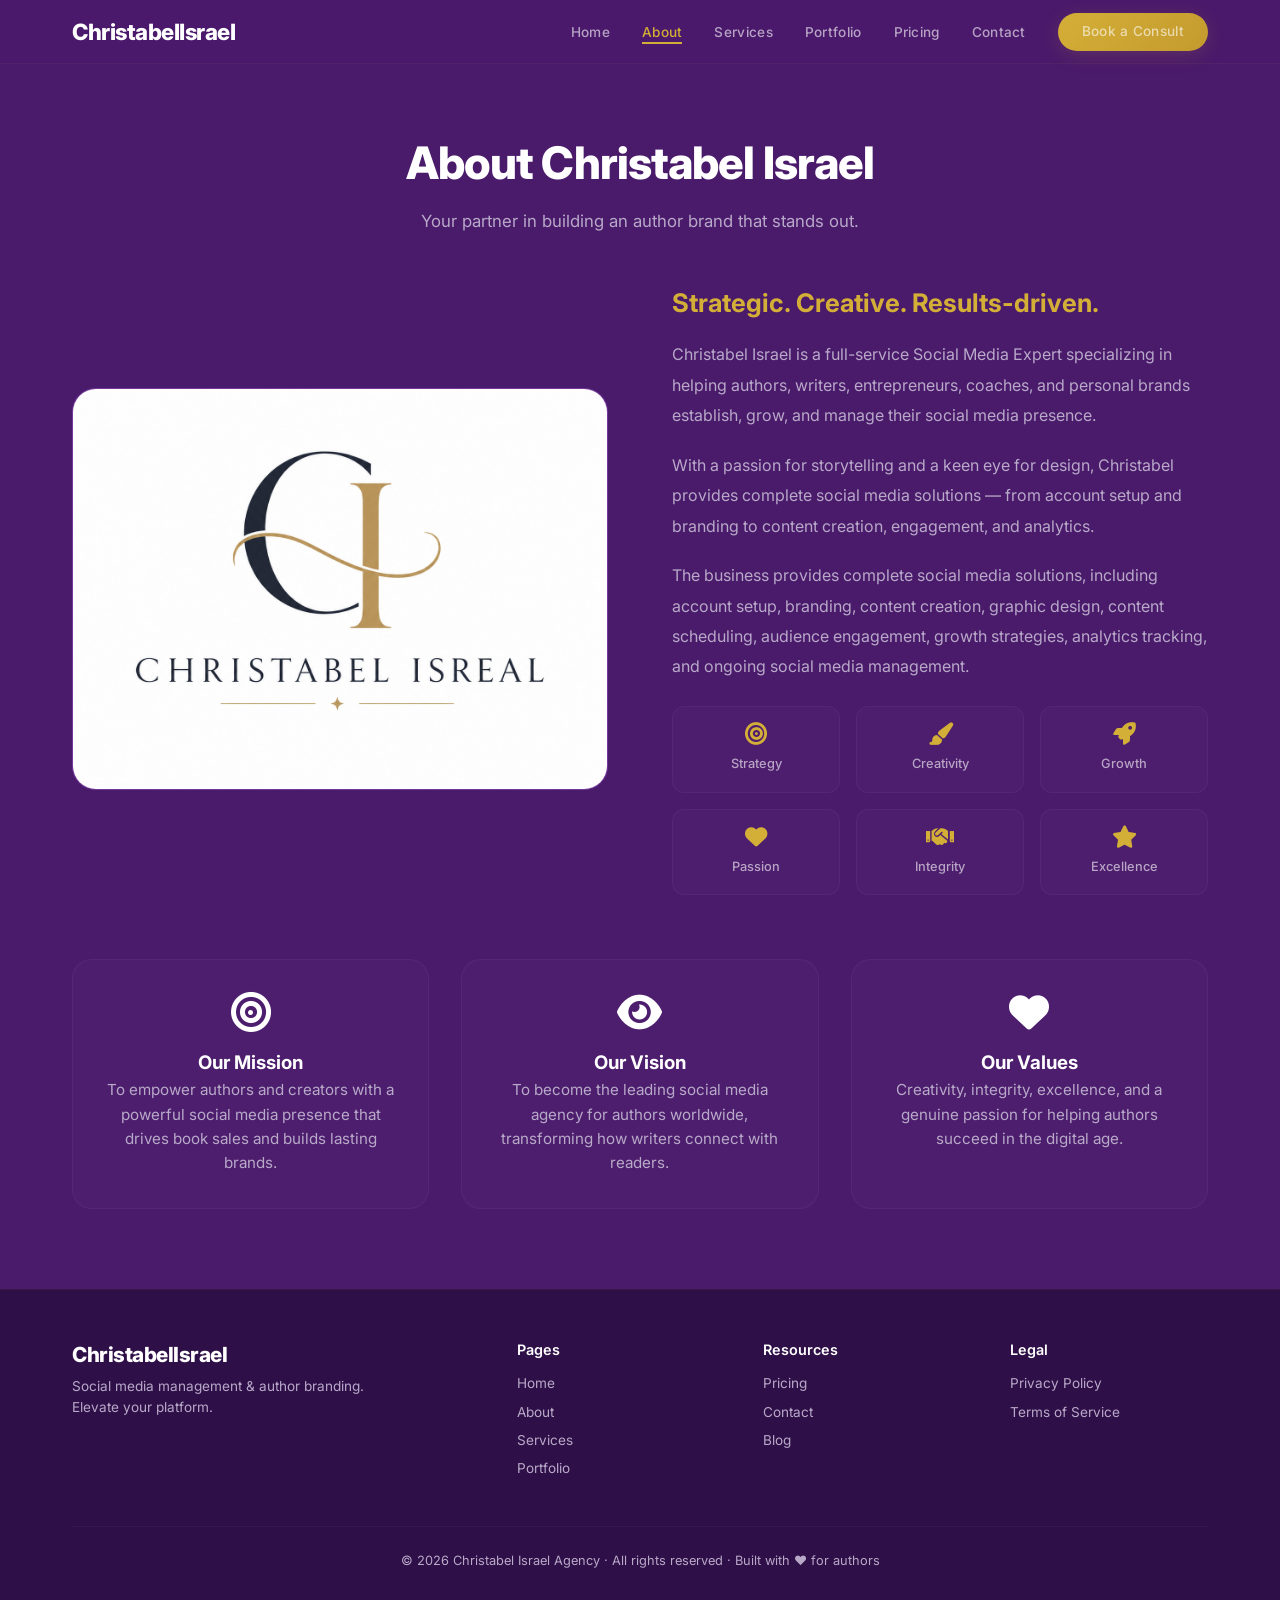
<file: about.html>
<!DOCTYPE html>
<html lang="en">
<head>
    <meta charset="UTF-8" />
    <meta name="viewport" content="width=device-width, initial-scale=1.0" />
    <title>Christabel Israel · About</title>
    <link rel="icon" type="image/png" href="img/Favicon.jpg" />
    <link rel="stylesheet" href="https://cdnjs.cloudflare.com/ajax/libs/font-awesome/6.0.0-beta3/css/all.min.css" />
    <link href="https://fonts.googleapis.com/css2?family=Inter:wght@300;400;500;600;700;800;900&display=swap" rel="stylesheet" />
    <link rel="stylesheet" href="main.css" />
</head>
<body>

    <!-- ===== HEADER ===== -->
    <header id="header">
        <div class="container nav">
            <div class="logo">
                <span class="white">Christabel</span><span class="gold">Israel</span>
            </div>
            <ul class="nav-links" id="navLinks">
                <li><a href="index.html">Home</a></li>
                <li><a href="about.html" class="active">About</a></li>
                <li><a href="services.html">Services</a></li>
                <li><a href="portfolio.html">Portfolio</a></li>
                <li><a href="pricing.html">Pricing</a></li>
                <li><a href="contact.html">Contact</a></li>
                <li><a href="contact.html" class="btn btn-primary btn-sm">Book a Consult</a></li>
            </ul>
            <button class="mobile-toggle" aria-label="Menu" onclick="toggleMobileNav()">
                <i class="fas fa-bars"></i>
            </button>
        </div>
    </header>

    <!-- ===== ABOUT PAGE ===== -->
    <section class="about-page" style="padding: 8rem 0 5rem; min-height: 80vh;">
        <div class="container">
            <div class="section-title">
                <h2>About <span class="gold">Christabel Israel</span></h2>
                <p>Your partner in building an author brand that stands out.</p>
            </div>

            <div class="about-grid">
                <div class="about-image">
                        <img src="img/Christabel.png" alt="Christabel Israel" />
                </div>
                <div class="about-text">
                    <h3>Strategic. Creative. Results-driven.</h3>
                    <p>
                        Christabel Israel is a full-service Social Media Expert specializing in helping authors,
                        writers, entrepreneurs, coaches, and personal brands establish, grow, and manage
                        their social media presence.
                    </p>
                    <p>
                        With a passion for storytelling and a keen eye for design, Christabel provides complete
                        social media solutions — from account setup and branding to content creation,
                        engagement, and analytics.
                    </p>
                    <p>
                        The business provides complete social media solutions, including account setup,
                        branding, content creation, graphic design, content scheduling, audience engagement,
                        growth strategies, analytics tracking, and ongoing social media management.
                    </p>
                    <div class="about-values">
                        <div class="value"><i class="fas fa-bullseye"></i><span>Strategy</span></div>
                        <div class="value"><i class="fas fa-paint-brush"></i><span>Creativity</span></div>
                        <div class="value"><i class="fas fa-rocket"></i><span>Growth</span></div>
                        <div class="value"><i class="fas fa-heart"></i><span>Passion</span></div>
                        <div class="value"><i class="fas fa-handshake"></i><span>Integrity</span></div>
                        <div class="value"><i class="fas fa-star"></i><span>Excellence</span></div>
                    </div>
                </div>
            </div>

            <!-- Mission Section -->
            <div style="margin-top: 4rem; display: grid; grid-template-columns: 1fr 1fr 1fr; gap: 2rem;">
                <div style="background: rgba(255,255,255,0.02); padding: 2rem; border-radius: 20px; border: 1px solid rgba(255,255,255,0.04); text-align: center;">
                    <i class="fas fa-bullseye" style="font-size: 2.5rem; color: var(--gold); margin-bottom: 1rem;"></i>
                    <h3 style="color: var(--gold);">Our Mission</h3>
                    <p style="color: var(--gray); font-size: 0.95rem;">To empower authors and creators with a powerful social media presence that drives book sales and builds lasting brands.</p>
                </div>
                <div style="background: rgba(255,255,255,0.02); padding: 2rem; border-radius: 20px; border: 1px solid rgba(255,255,255,0.04); text-align: center;">
                    <i class="fas fa-eye" style="font-size: 2.5rem; color: var(--gold); margin-bottom: 1rem;"></i>
                    <h3 style="color: var(--gold);">Our Vision</h3>
                    <p style="color: var(--gray); font-size: 0.95rem;">To become the leading social media agency for authors worldwide, transforming how writers connect with readers.</p>
                </div>
                <div style="background: rgba(255,255,255,0.02); padding: 2rem; border-radius: 20px; border: 1px solid rgba(255,255,255,0.04); text-align: center;">
                    <i class="fas fa-heart" style="font-size: 2.5rem; color: var(--gold); margin-bottom: 1rem;"></i>
                    <h3 style="color: var(--gold);">Our Values</h3>
                    <p style="color: var(--gray); font-size: 0.95rem;">Creativity, integrity, excellence, and a genuine passion for helping authors succeed in the digital age.</p>
                </div>
            </div>
        </div>
    </section>

    <!-- ===== FOOTER ===== -->
    <footer>
        <div class="container">
            <div class="footer-grid">
                <div class="footer-brand">
                    <div class="logo">
                        <span class="white">Christabel</span><span class="gold">Israel</span>
                    </div>
                    <p>Social media management &amp; author branding. Elevate your platform.</p>
                </div>
                <div class="footer-links">
                    <h4>Pages</h4>
                    <a href="index.html">Home</a>
                    <a href="about.html">About</a>
                    <a href="services.html">Services</a>
                    <a href="portfolio.html">Portfolio</a>
                </div>
                <div class="footer-links">
                    <h4>Resources</h4>
                    <a href="pricing.html">Pricing</a>
                    <a href="contact.html">Contact</a>
                    <a href="#">Blog</a>
                </div>
                <div class="footer-links">
                    <h4>Legal</h4>
                    <a href="privacy.html">Privacy Policy</a>
                    <a href="terms.html">Terms of Service</a>
                </div>
            </div>
            <div class="footer-bottom">
                <p>© 2026 Christabel Israel Agency · All rights reserved · Built with ♥ for authors</p>
            </div>
        </div>
    </footer>

    <script src="script.js"></script>
</body>
</html>
</file>
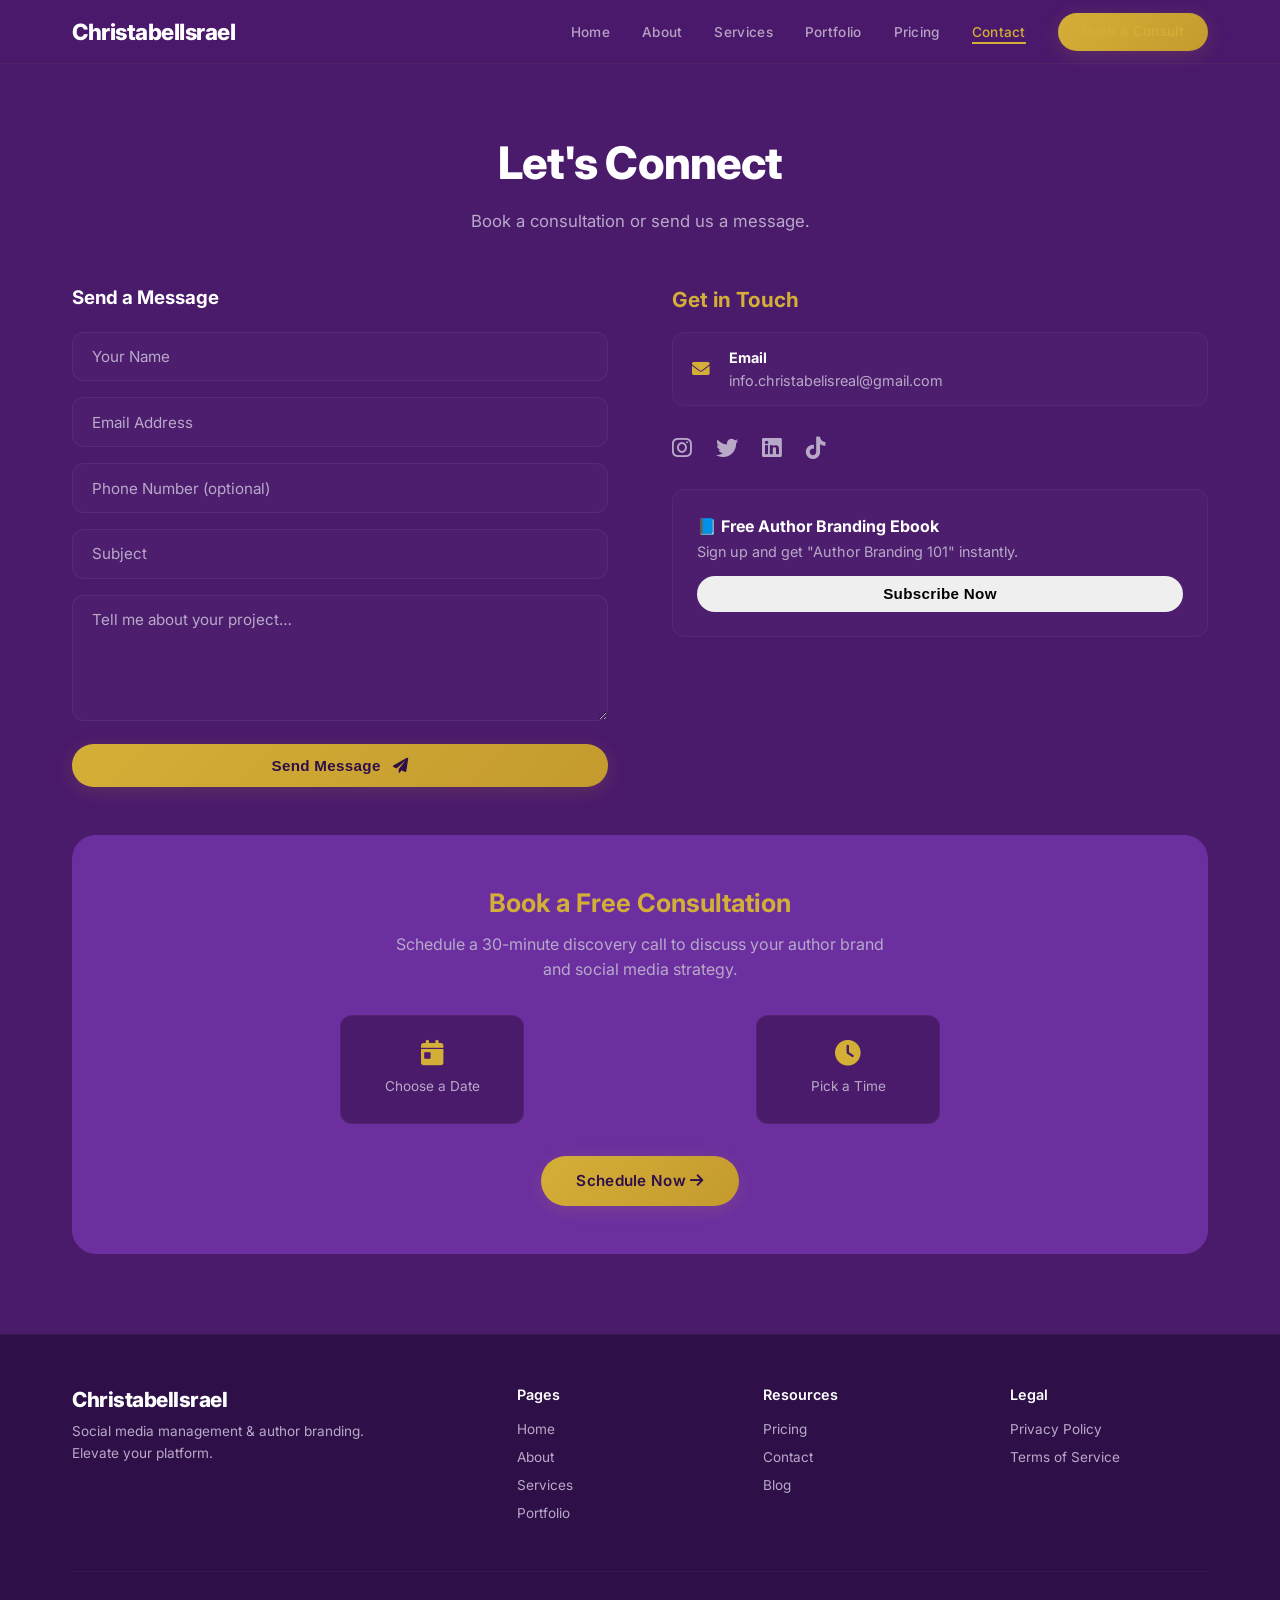
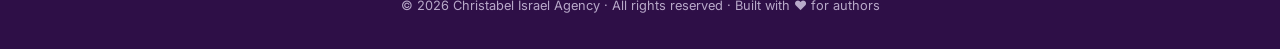
<file: contact.html>
<!DOCTYPE html>
<html lang="en">
<head>
    <meta charset="UTF-8" />
    <meta name="viewport" content="width=device-width, initial-scale=1.0" />
    <title>Christabel Israel · Contact</title>
    <link rel="icon" type="image/png" href="img/Favicon.jpg" />
    <link rel="stylesheet" href="https://cdnjs.cloudflare.com/ajax/libs/font-awesome/6.0.0-beta3/css/all.min.css" />
    <link href="https://fonts.googleapis.com/css2?family=Inter:wght@300;400;500;600;700;800;900&display=swap" rel="stylesheet" />
    <link rel="stylesheet" href="main.css" />
</head>
<body>

    <!-- ===== HEADER ===== -->
    <header id="header">
        <div class="container nav">
            <div class="logo">
                <span class="white">Christabel</span><span class="gold">Israel</span>
            </div>
            <ul class="nav-links" id="navLinks">
                <li><a href="index.html">Home</a></li>
                <li><a href="about.html">About</a></li>
                <li><a href="services.html">Services</a></li>
                <li><a href="portfolio.html">Portfolio</a></li>
                <li><a href="pricing.html">Pricing</a></li>
                <li><a href="contact.html" class="active">Contact</a></li>
                <li><a href="contact.html" class="btn btn-primary btn-sm">Book a Consult</a></li>
            </ul>
            <button class="mobile-toggle" aria-label="Menu" onclick="toggleMobileNav()">
                <i class="fas fa-bars"></i>
            </button>
        </div>
    </header>

    <!-- ===== CONTACT PAGE ===== -->
    <section class="contact-page" style="padding: 8rem 0 5rem; min-height: 80vh;">
        <div class="container">
            <div class="section-title">
                <h2>Let's <span class="gold">Connect</span></h2>
                <p>Book a consultation or send us a message.</p>
            </div>

            <div class="contact-grid">
                <div class="contact-form">
                    <h3 style="color: var(--gold); margin-bottom: 1.2rem;">Send a Message</h3>
                    <form id="contactForm" method="POST" action="send-email.php">
                        <input type="text" name="name" placeholder="Your Name" required />
                        <input type="email" name="email" placeholder="Email Address" required />
                        <input type="tel" name="phone" placeholder="Phone Number (optional)" />
                        <input type="text" name="subject" placeholder="Subject" required />
                        <textarea name="message" placeholder="Tell me about your project…" rows="5" required></textarea>
                        <button type="submit" class="btn btn-primary">Send Message <i class="fas fa-paper-plane" style="margin-left: 0.5rem;"></i></button>
                        <div class="form-success" id="formSuccess">
                            <i class="fas fa-check-circle"></i>
                            <h4>Message Sent Successfully!</h4>
                            <p>Thank you for reaching out. I'll get back to you within 24 hours.</p>
                        </div>
                    </form>
                </div>

                <div class="contact-info">
                    <h3>Get in Touch</h3>
                    <div class="info-item">
                        <i class="fas fa-envelope"></i>
                        <div class="info-text"><strong>Email</strong><br />info.christabelisreal@gmail.com</div>
                    </div>
                    <div class="social-links">
                        <a href="#"><i class="fab fa-instagram"></i></a>
                        <a href="#"><i class="fab fa-twitter"></i></a>
                        <a href="#"><i class="fab fa-linkedin"></i></a>
                        <a href="#"><i class="fab fa-tiktok"></i></a>
                    </div>
                    <div style="margin-top: 1.5rem; background: rgba(255,255,255,0.02); padding: 1.5rem; border-radius: 12px; border: 1px solid rgba(255,255,255,0.04);">
                        <h4 style="color: var(--gold);">📘 Free Author Branding Ebook</h4>
                        <p style="color: var(--gray); font-size: 0.9rem;">Sign up and get "Author Branding 101" instantly.</p>
                        <button class="btn btn-gold" style="margin-top: 0.8rem; padding: 0.6rem 1.5rem; width: 100%;" id="subscribeBtn">Subscribe Now</button>
                    </div>
                </div>
            </div>

            <!-- Calendly Integration -->
            <div class="calendly-section">
                <h3>Book a Free Consultation</h3>
                <p>Schedule a 30-minute discovery call to discuss your author brand and social media strategy.</p>
                <div class="calendly-grid">
                    <div class="calendly-step"><i class="fas fa-calendar-day"></i><span>Choose a Date</span></div>
                    <div>
                        
                    </div>
                    <div class="calendly-step"><i class="fas fa-clock"></i><span>Pick a Time</span></div>
                </div>
                <a href="#" class="btn btn-primary" id="calendlyBtn">Schedule Now <i class="fas fa-arrow-right"></i></a>
            </div>
        </div>
    </section>

    <!-- ===== FOOTER ===== -->
    <footer>
        <div class="container">
            <div class="footer-grid">
                <div class="footer-brand">
                    <div class="logo">
                        <span class="white">Christabel</span><span class="gold">Israel</span>
                    </div>
                    <p>Social media management &amp; author branding. Elevate your platform.</p>
                </div>
                <div class="footer-links">
                    <h4>Pages</h4>
                    <a href="index.html">Home</a>
                    <a href="about.html">About</a>
                    <a href="services.html">Services</a>
                    <a href="portfolio.html">Portfolio</a>
                </div>
                <div class="footer-links">
                    <h4>Resources</h4>
                    <a href="pricing.html">Pricing</a>
                    <a href="contact.html">Contact</a>
                    <a href="#">Blog</a>
                </div>
                <div class="footer-links">
                    <h4>Legal</h4>
                    <a href="privacy.html">Privacy Policy</a>
                    <a href="terms.html">Terms of Service</a>
                </div>
            </div>
            <div class="footer-bottom">
                <p>© 2026 Christabel Israel Agency · All rights reserved · Built with ♥ for authors</p>
            </div>
        </div>
    </footer>

    <script src="script.js"></script>
</body>
</html>
</file>
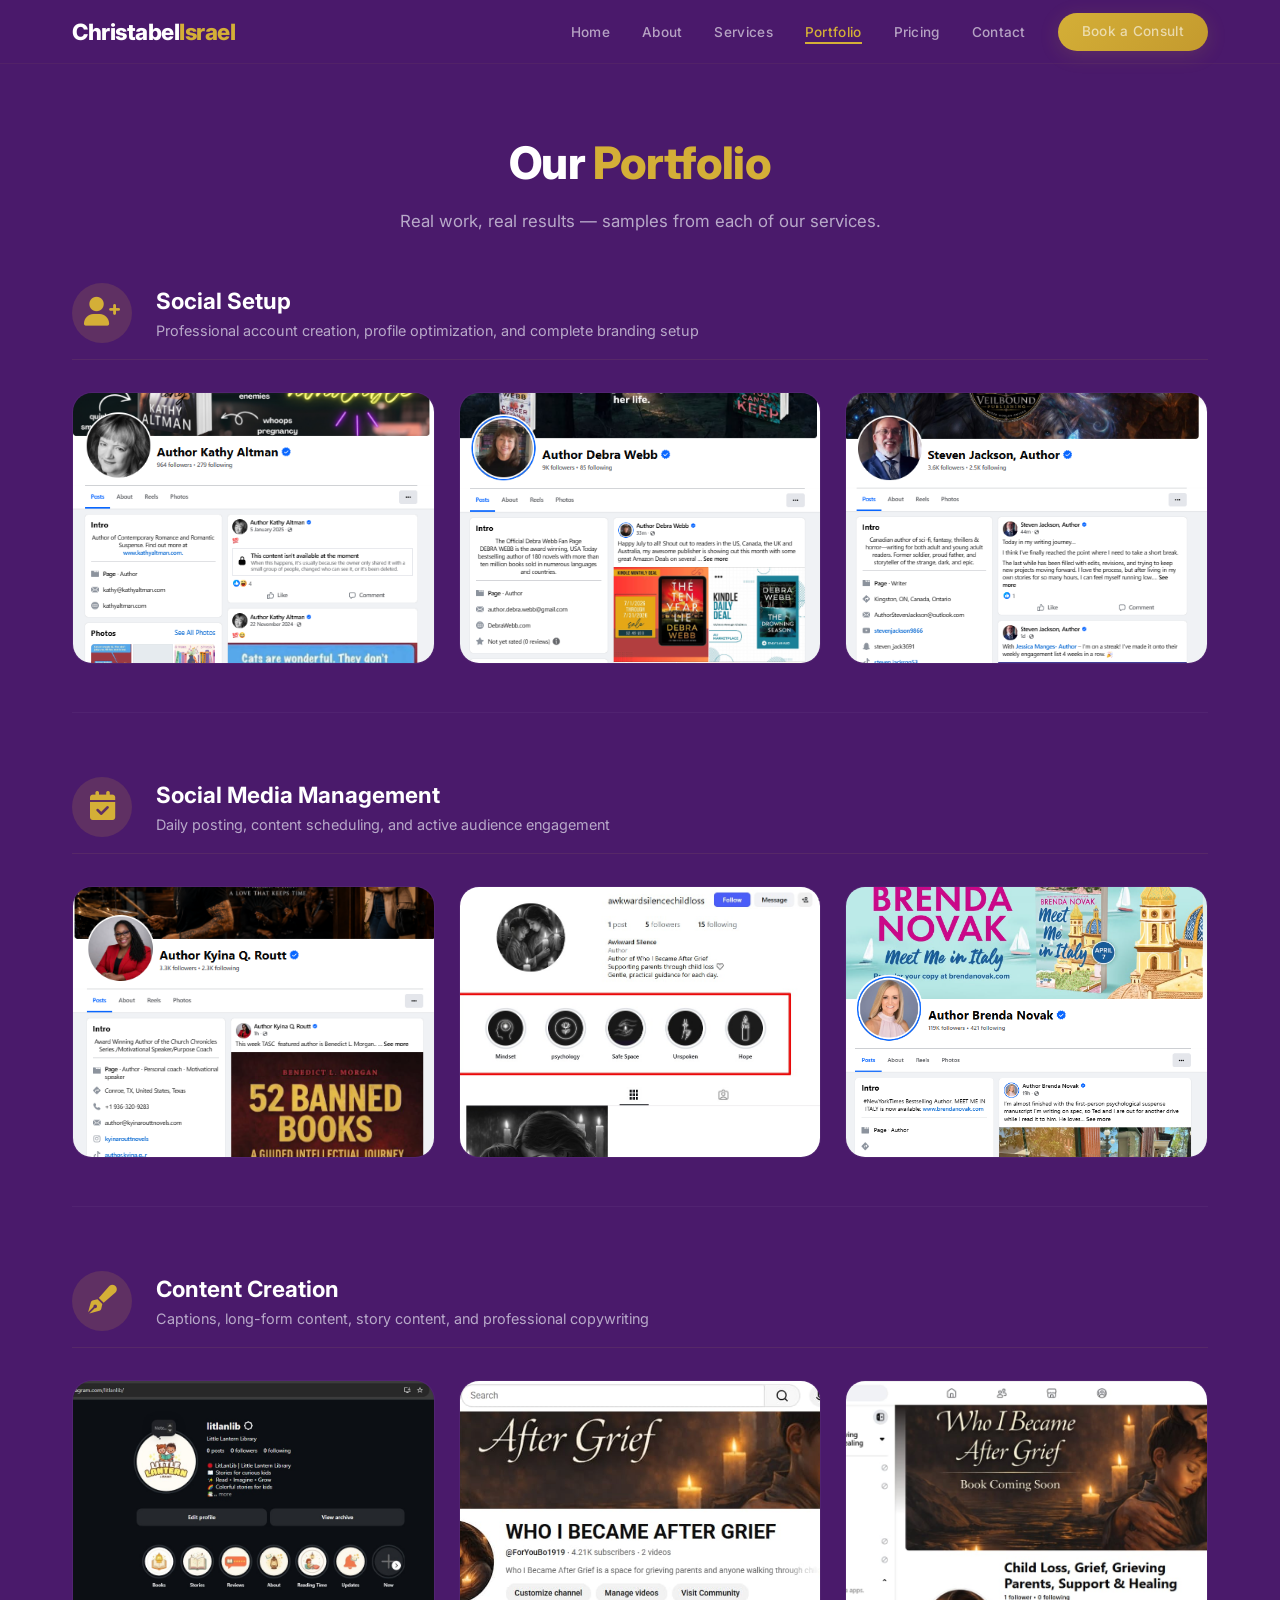
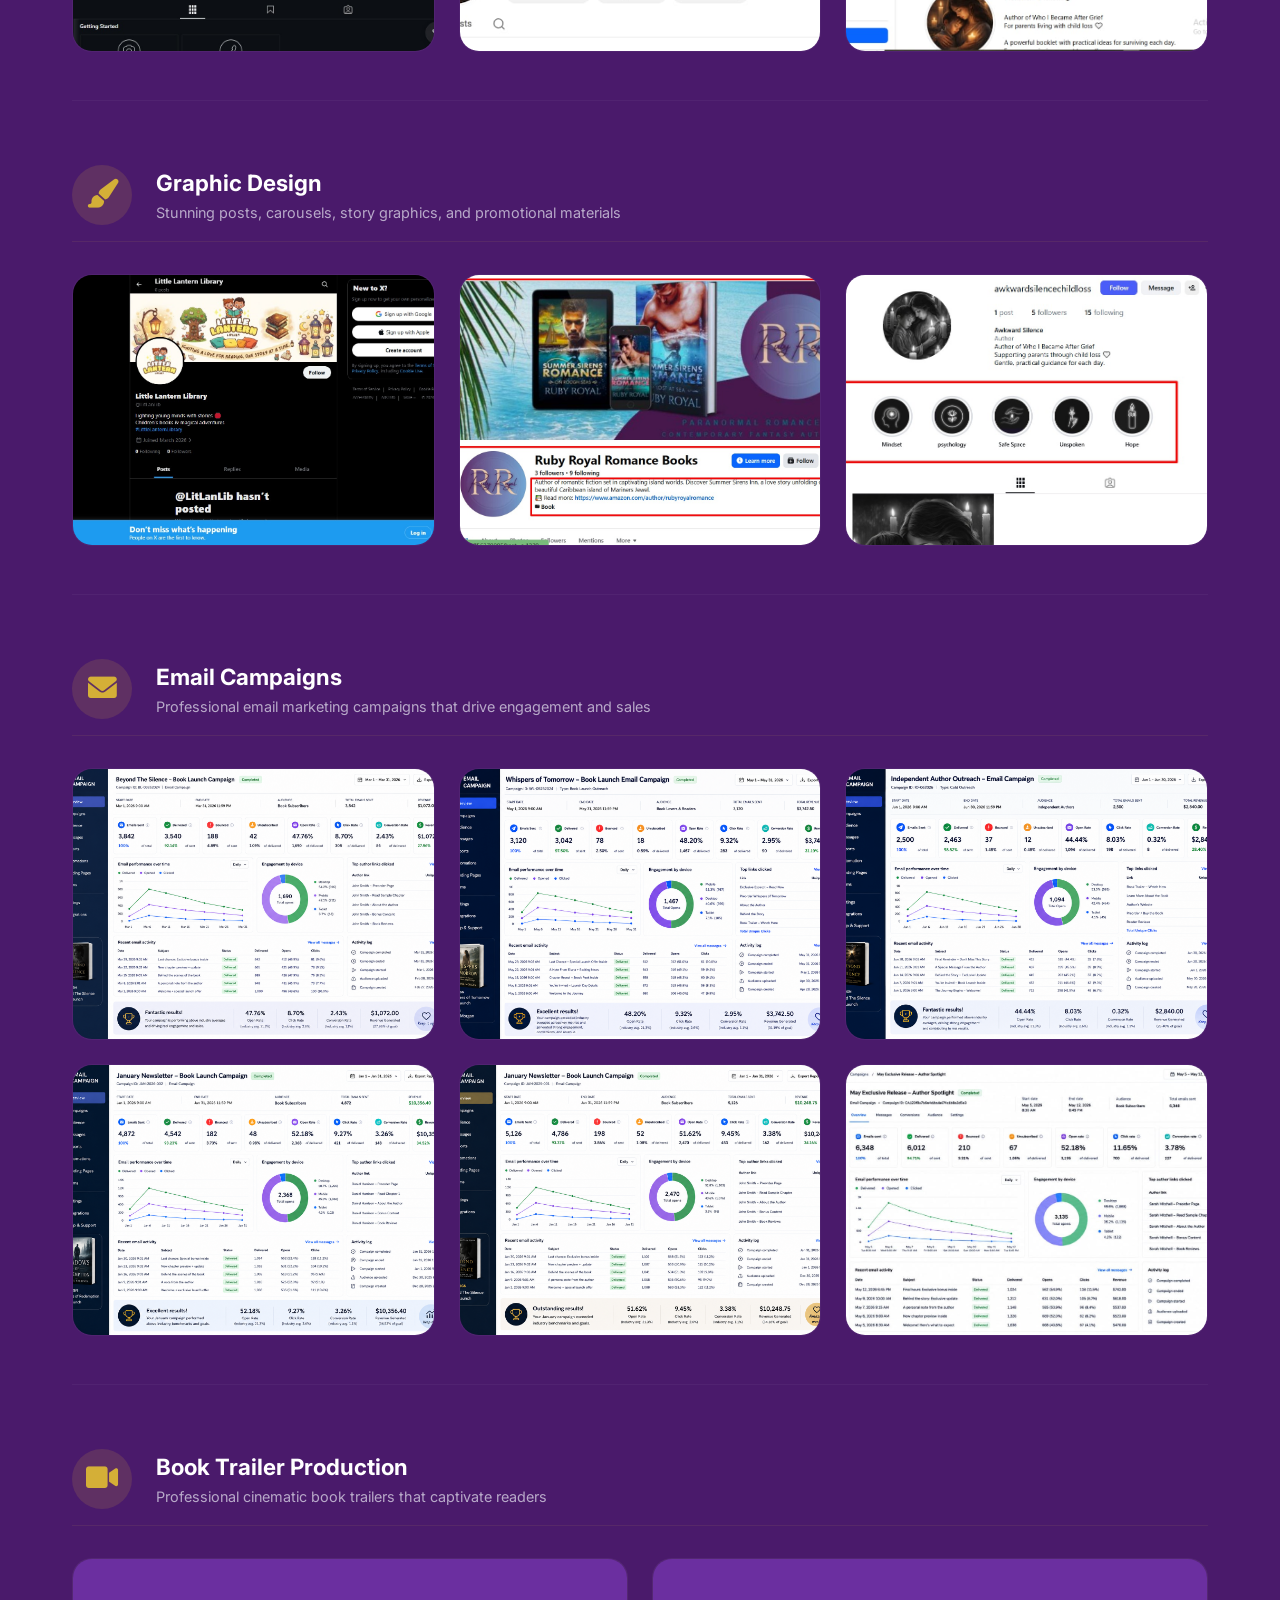
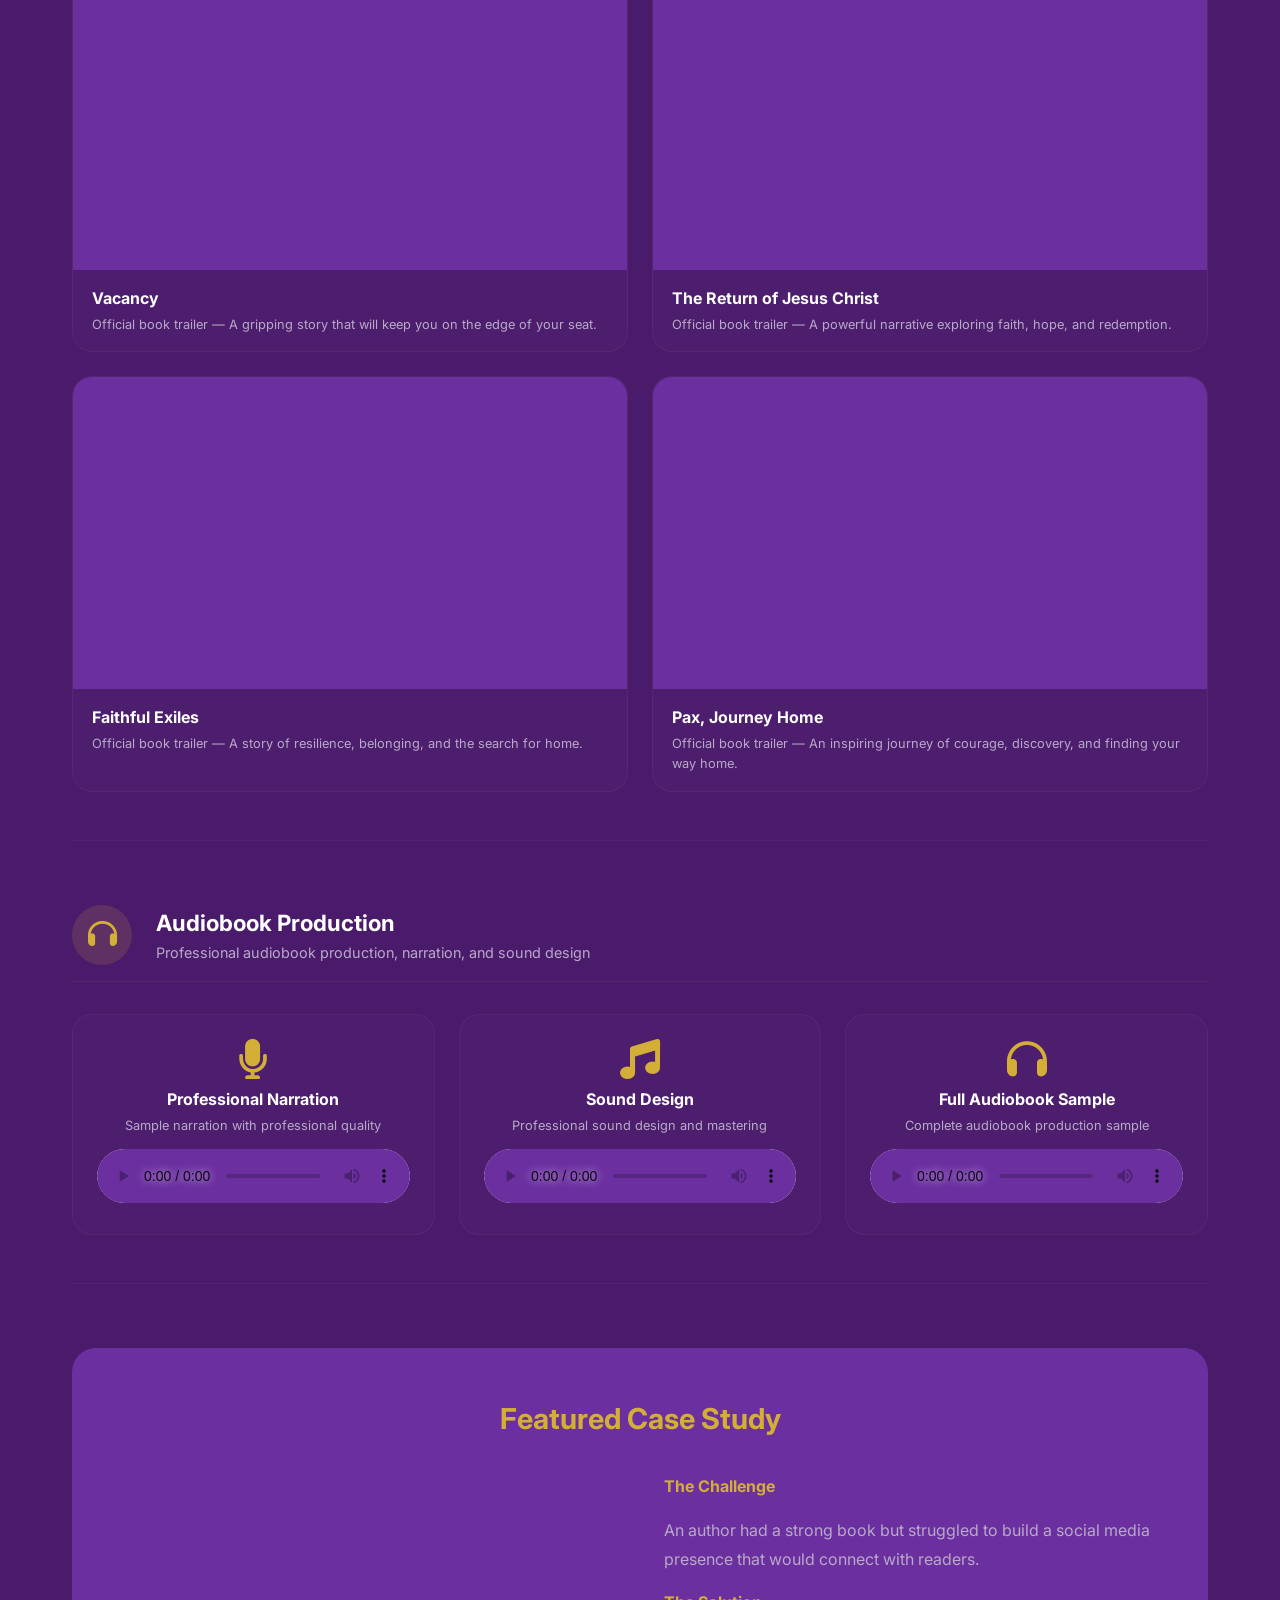
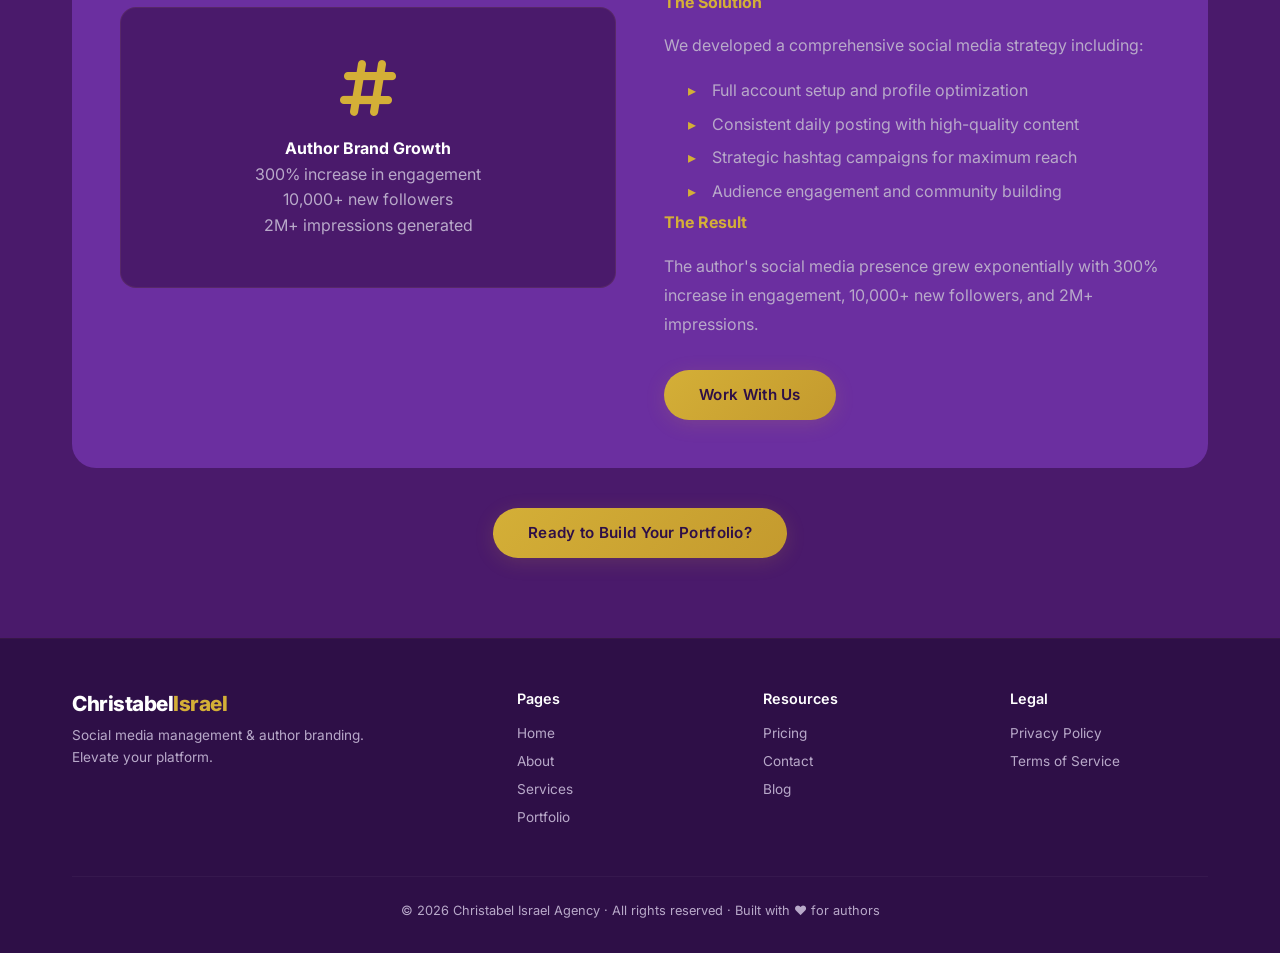
<file: portfolio.html>
<!DOCTYPE html>
<html lang="en">
<head>
    <meta charset="UTF-8" />
    <meta name="viewport" content="width=device-width, initial-scale=1.0" />
    <title>Christabel Israel · Portfolio</title>
    <link rel="icon" type="image/png" href="img/Favicon.jpg" />
    <link rel="stylesheet" href="https://cdnjs.cloudflare.com/ajax/libs/font-awesome/6.0.0-beta3/css/all.min.css" />
    <link href="https://fonts.googleapis.com/css2?family=Inter:wght@300;400;500;600;700;800;900&display=swap" rel="stylesheet" />
    <link rel="stylesheet" href="main.css" />
    <style>
        /* ===== PORTFOLIO SECTION STYLES ===== */
        .service-portfolio-section {
            margin-bottom: 4rem;
            padding-bottom: 3rem;
            border-bottom: 1px solid rgba(255, 255, 255, 0.04);
        }
        .service-portfolio-section:last-child {
            border-bottom: none;
            margin-bottom: 0;
        }

        .service-portfolio-header {
            display: flex;
            align-items: center;
            gap: 1.5rem;
            margin-bottom: 2rem;
            padding-bottom: 1rem;
            border-bottom: 1px solid rgba(201, 168, 76, 0.1);
        }
        .service-portfolio-header .service-icon-large {
            width: 60px;
            height: 60px;
            border-radius: 50%;
            background: var(--accent-glow);
            display: flex;
            align-items: center;
            justify-content: center;
            font-size: 1.8rem;
            color: var(--accent);
            flex-shrink: 0;
        }
        .service-portfolio-header .service-title-group h3 {
            color: var(--white);
            font-size: 1.4rem;
            font-weight: 700;
        }
        .service-portfolio-header .service-title-group p {
            color: var(--gray);
            font-size: 0.9rem;
        }

        .portfolio-sample-grid {
            display: grid;
            grid-template-columns: repeat(3, 1fr);
            gap: 1.5rem;
        }

        .portfolio-sample-item {
            border-radius: var(--radius-md);
            overflow: hidden;
            background: var(--primary);
            border: 1px solid rgba(255, 255, 255, 0.04);
            aspect-ratio: 4/3;
            display: flex;
            flex-direction: column;
            align-items: center;
            justify-content: center;
            text-align: center;
            transition: var(--transition);
            cursor: pointer;
            position: relative;
        }
        .portfolio-sample-item:hover {
            transform: scale(1.03);
            border-color: rgba(201, 168, 76, 0.2);
            box-shadow: var(--shadow-md);
        }
        .portfolio-sample-item img {
            width: 100%;
            height: 100%;
            object-fit: cover;
            position: absolute;
            top: 0;
            left: 0;
        }
        .portfolio-sample-item .overlay {
            position: relative;
            z-index: 2;
            background: rgba(46, 15, 71, 0.6);
            width: 100%;
            height: 100%;
            display: flex;
            flex-direction: column;
            align-items: center;
            justify-content: center;
            padding: 2rem;
        }
        .portfolio-sample-item .overlay i {
            font-size: 2.5rem;
            color: var(--accent);
            margin-bottom: 0.5rem;
        }
        .portfolio-sample-item .overlay h4 {
            color: white;
            font-size: 1rem;
        }
        .portfolio-sample-item .overlay p {
            color: rgba(255, 255, 255, 0.7);
            font-size: 0.8rem;
        }
        .portfolio-sample-item .overlay .tags {
            display: flex;
            gap: 0.4rem;
            flex-wrap: wrap;
            margin-top: 0.5rem;
            justify-content: center;
        }
        .portfolio-sample-item .overlay .tags span {
            background: var(--accent-glow);
            color: var(--accent);
            padding: 0.15rem 0.8rem;
            border-radius: 20px;
            font-size: 0.6rem;
            font-weight: 500;
        }

        /* ===== VIDEO SAMPLES ===== */
        .video-sample-grid {
            display: grid;
            grid-template-columns: repeat(2, 1fr);
            gap: 1.5rem;
        }
        .video-sample-item {
            background: rgba(255, 255, 255, 0.02);
            border-radius: var(--radius-md);
            border: 1px solid rgba(255, 255, 255, 0.04);
            overflow: hidden;
            transition: var(--transition);
        }
        .video-sample-item:hover {
            transform: translateY(-4px);
            border-color: rgba(201, 168, 76, 0.15);
            box-shadow: var(--shadow-sm);
        }
        .video-sample-item .video-wrapper {
            position: relative;
            padding-bottom: 56.25%;
            height: 0;
            overflow: hidden;
            background: var(--primary-light);
        }
        .video-sample-item .video-wrapper iframe {
            position: absolute;
            top: 0;
            left: 0;
            width: 100%;
            height: 100%;
            border: none;
        }
        .video-sample-item .video-info {
            padding: 1rem 1.2rem;
        }
        .video-sample-item .video-info h4 {
            color: var(--white);
            font-size: 1rem;
            margin-bottom: 0.2rem;
        }
        .video-sample-item .video-info p {
            color: var(--gray);
            font-size: 0.8rem;
        }

        /* ===== AUDIO SAMPLES ===== */
        .audio-sample-grid {
            display: grid;
            grid-template-columns: repeat(3, 1fr);
            gap: 1.5rem;
        }
        .audio-sample-item {
            background: rgba(255, 255, 255, 0.02);
            padding: 1.5rem;
            border-radius: var(--radius-md);
            border: 1px solid rgba(255, 255, 255, 0.04);
            text-align: center;
            transition: var(--transition);
        }
        .audio-sample-item:hover {
            transform: translateY(-4px);
            border-color: rgba(201, 168, 76, 0.15);
            background: rgba(201, 168, 76, 0.02);
        }
        .audio-sample-item i {
            font-size: 2.5rem;
            color: var(--accent);
            margin-bottom: 0.5rem;
            display: block;
        }
        .audio-sample-item h4 {
            color: var(--white);
            font-size: 1rem;
            margin-bottom: 0.2rem;
        }
        .audio-sample-item p {
            color: var(--gray);
            font-size: 0.8rem;
        }
        .audio-sample-item .audio-player {
            margin-top: 0.8rem;
            width: 100%;
        }
        .audio-sample-item .audio-player audio {
            width: 100%;
            border-radius: 30px;
            background: var(--primary);
        }
        .audio-sample-item .audio-player audio::-webkit-media-controls-panel {
            background: var(--primary-light);
        }

        /* ===== CASE STUDY ===== */
        .case-study-section {
            margin-top: 4rem;
            background: var(--primary-light);
            padding: 3rem;
            border-radius: 24px;
        }
        .case-study-grid {
            display: grid;
            grid-template-columns: 1fr 1fr;
            gap: 3rem;
            align-items: center;
        }
        .case-study-stats {
            background: var(--primary);
            border-radius: 16px;
            padding: 3rem;
            text-align: center;
            border: 1px solid rgba(201, 168, 76, 0.1);
        }
        .case-study-stats i {
            font-size: 4rem;
            color: var(--accent);
        }
        .case-study-stats h4 {
            color: var(--white);
            margin-top: 1rem;
        }
        .case-study-stats p {
            color: var(--gray);
        }
        .case-study-content h4 {
            color: var(--accent);
            margin-bottom: 1rem;
        }
        .case-study-content p {
            color: var(--gray);
            line-height: 1.8;
            margin-bottom: 1rem;
        }
        .case-study-content ul {
            color: var(--gray);
            line-height: 1.8;
            margin-left: 1.5rem;
            list-style: none;
        }
        .case-study-content ul li {
            position: relative;
            padding-left: 1.5rem;
            margin-bottom: 0.3rem;
        }
        .case-study-content ul li::before {
            content: '▸';
            position: absolute;
            left: 0;
            color: var(--accent);
        }

        @media (max-width: 1024px) {
            .portfolio-sample-grid {
                grid-template-columns: repeat(2, 1fr);
            }
            .video-sample-grid {
                grid-template-columns: 1fr 1fr;
            }
            .audio-sample-grid {
                grid-template-columns: 1fr 1fr;
            }
            .case-study-grid {
                grid-template-columns: 1fr;
                text-align: center;
            }
        }
        @media (max-width: 768px) {
            .portfolio-sample-grid {
                grid-template-columns: 1fr;
            }
            .video-sample-grid {
                grid-template-columns: 1fr;
            }
            .audio-sample-grid {
                grid-template-columns: 1fr;
            }
            .service-portfolio-header {
                flex-direction: column;
                text-align: center;
                gap: 1rem;
            }
            .case-study-section {
                padding: 1.5rem;
            }
        }
    </style>
</head>
<body>

    <!-- ===== HEADER ===== -->
    <header id="header">
        <div class="container nav">
            <div class="logo">
                <span class="white">Christabel</span><span class="accent">Israel</span>
            </div>
            <ul class="nav-links" id="navLinks">
                <li><a href="index.html">Home</a></li>
                <li><a href="about.html">About</a></li>
                <li><a href="services.html">Services</a></li>
                <li><a href="portfolio.html" class="active">Portfolio</a></li>
                <li><a href="pricing.html">Pricing</a></li>
                <li><a href="contact.html">Contact</a></li>
                <li><a href="contact.html" class="btn btn-primary btn-sm">Book a Consult</a></li>
            </ul>
            <button class="mobile-toggle" aria-label="Menu" onclick="toggleMobileNav()">
                <i class="fas fa-bars"></i>
            </button>
        </div>
    </header>

    <!-- ===== PORTFOLIO PAGE ===== -->
    <section class="portfolio-page" style="padding: 8rem 0 5rem; min-height: 80vh;">
        <div class="container">
            <div class="section-title">
                <h2>Our <span class="accent">Portfolio</span></h2>
                <p>Real work, real results — samples from each of our services.</p>
            </div>

            <!-- ===== SECTION 1: SOCIAL SETUP ===== -->
            <div class="service-portfolio-section">
                <div class="service-portfolio-header">
                    <div class="service-icon-large"><i class="fas fa-user-plus"></i></div>
                    <div class="service-title-group">
                        <h3>Social Setup</h3>
                        <p>Professional account creation, profile optimization, and complete branding setup</p>
                    </div>
                </div>
                <div class="portfolio-sample-grid">
                    <div class="portfolio-sample-item">
                        <img src="img/Social Media  (6).png" alt="Profile Setup Sample" />
                    </div>
                    <div class="portfolio-sample-item">
                        <img src="img/Social Media  (7).png" alt="Account Creation" />
                    
                    </div>
                    <div class="portfolio-sample-item">
                        <img src="img/Social Media  (8).png" alt="Branding Setup" />
                        
                    </div>
                </div>
            </div>

            <!-- ===== SECTION 2: SOCIAL MANAGEMENT ===== -->
            <div class="service-portfolio-section">
                <div class="service-portfolio-header">
                    <div class="service-icon-large"><i class="fas fa-calendar-check"></i></div>
                    <div class="service-title-group">
                        <h3>Social Media Management</h3>
                        <p>Daily posting, content scheduling, and active audience engagement</p>
                    </div>
                </div>
                <div class="portfolio-sample-grid">
                    <div class="portfolio-sample-item">
                        <img src="img/Social Media  (9).png" alt="Content Calendar" />
                        
                    </div>
                    <div class="portfolio-sample-item">
                        <img src="img/Social%20media%206.jpeg" alt="Engagement Analytics" />
                        
                    </div>
                    <div class="portfolio-sample-item">
                        <img src="img/Social Media  (10).png" alt="Community Management" />
                        
                    </div>
                </div>
            </div>

            <!-- ===== SECTION 3: CONTENT CREATION ===== -->
            <div class="service-portfolio-section">
                <div class="service-portfolio-header">
                    <div class="service-icon-large"><i class="fas fa-pen-fancy"></i></div>
                    <div class="service-title-group">
                        <h3>Content Creation</h3>
                        <p>Captions, long-form content, story content, and professional copywriting</p>
                    </div>
                </div>
                <div class="portfolio-sample-grid">
                    <div class="portfolio-sample-item">
                        <img src="img/Social%20media%209.jpeg" alt="Captions" />
                       
                    </div>
                    <div class="portfolio-sample-item">
                        <img src="img/Social%20media%202.jpeg" alt="Long-form Content" />
                        
                    </div>
                    <div class="portfolio-sample-item">
                        <img src="img/Social%20media%203.jpeg" alt="Story Content" />
                        
                    </div>
                </div>
            </div>

            <!-- ===== SECTION 4: GRAPHIC DESIGN ===== -->
            <div class="service-portfolio-section">
                <div class="service-portfolio-header">
                    <div class="service-icon-large"><i class="fas fa-paint-brush"></i></div>
                    <div class="service-title-group">
                        <h3>Graphic Design</h3>
                        <p>Stunning posts, carousels, story graphics, and promotional materials</p>
                    </div>
                </div>
                <div class="portfolio-sample-grid">
                    <div class="portfolio-sample-item">
                        <img src="img/Social%20media%208.jpeg" alt="Post Design" />
                       
                    </div>
                    <div class="portfolio-sample-item">
                        <img src="img/Social%20media%207.jpeg" alt="Carousel Design" />
                       
                    </div>
                    <div class="portfolio-sample-item">
                        <img src="img/Social%20media%206.jpeg" alt="Promotional Graphics" />
                       
                    </div>
                </div>
            </div>

            <!-- ===== SECTION 6: EMAIL CAMPAIGNS ===== -->
            <div class="service-portfolio-section">
                <div class="service-portfolio-header">
                    <div class="service-icon-large"><i class="fas fa-envelope"></i></div>
                    <div class="service-title-group">
                        <h3>Email Campaigns</h3>
                        <p>Professional email marketing campaigns that drive engagement and sales</p>
                    </div>
                </div>
                <div class="portfolio-sample-grid">
                    <div class="portfolio-sample-item">
                        <img src="img/Campaign%20(1).png" alt="Email Campaign 1" />
                        
                    </div>
                    <div class="portfolio-sample-item">
                        <img src="img/Campaign%20(2).png" alt="Email Campaign 2" />
                        
                    </div>
                    <div class="portfolio-sample-item">
                        <img src="img/Campaign%20(3).png" alt="Email Campaign 3" />
                        
                    </div>
                    <div class="portfolio-sample-item">
                        <img src="img/Campaign%20(4).png" alt="Email Campaign 4" />
                        
                    </div>
                    <div class="portfolio-sample-item">
                        <img src="img/Campaign%20(5).png" alt="Email Campaign 5" />
                        
                    </div>
                    <div class="portfolio-sample-item">
                        <img src="img/campaign%20(6).jpeg" alt="Email Campaign 6" />
                        
                    </div>
                </div>
            </div>

            <!-- ===== SECTION 7: BOOK TRAILER ===== -->
            <div class="service-portfolio-section">
                <div class="service-portfolio-header">
                    <div class="service-icon-large"><i class="fas fa-video"></i></div>
                    <div class="service-title-group">
                        <h3>Book Trailer Production</h3>
                        <p>Professional cinematic book trailers that captivate readers</p>
                    </div>
                </div>
                <div class="video-sample-grid">
                    <div class="video-sample-item">
                        <div class="video-wrapper">
                            <iframe src="https://www.youtube.com/embed/Vu4D-626LRI" title="Vacancy Official Book Trailer" allowfullscreen loading="lazy"></iframe>
                        </div>
                        <div class="video-info">
                            <h4>Vacancy</h4>
                            <p>Official book trailer — A gripping story that will keep you on the edge of your seat.</p>
                        </div>
                    </div>
                    <div class="video-sample-item">
                        <div class="video-wrapper">
                            <iframe src="https://www.youtube.com/embed/WsvXARLZZbs" title="The Return of Jesus Christ" allowfullscreen loading="lazy"></iframe>
                        </div>
                        <div class="video-info">
                            <h4>The Return of Jesus Christ</h4>
                            <p>Official book trailer — A powerful narrative exploring faith, hope, and redemption.</p>
                        </div>
                    </div>
                    <div class="video-sample-item">
                        <div class="video-wrapper">
                            <iframe src="https://www.youtube.com/embed/EikEEdHxrts" title="Faithful Exiles Official Book Trailer" allowfullscreen loading="lazy"></iframe>
                        </div>
                        <div class="video-info">
                            <h4>Faithful Exiles</h4>
                            <p>Official book trailer — A story of resilience, belonging, and the search for home.</p>
                        </div>
                    </div>
                    <div class="video-sample-item">
                        <div class="video-wrapper">
                            <iframe src="https://www.youtube.com/embed/Rxj7znWvZ6Q" title="Pax, Journey Home Book Trailer" allowfullscreen loading="lazy"></iframe>
                        </div>
                        <div class="video-info">
                            <h4>Pax, Journey Home</h4>
                            <p>Official book trailer — An inspiring journey of courage, discovery, and finding your way home.</p>
                        </div>
                    </div>
                </div>
            </div>

            <!-- ===== SECTION 8: AUDIOBOOK PRODUCTION ===== -->
            <div class="service-portfolio-section">
                <div class="service-portfolio-header">
                    <div class="service-icon-large"><i class="fas fa-headphones"></i></div>
                    <div class="service-title-group">
                        <h3>Audiobook Production</h3>
                        <p>Professional audiobook production, narration, and sound design</p>
                    </div>
                </div>
                <div class="audio-sample-grid">
                    <div class="audio-sample-item">
                        <i class="fas fa-microphone"></i>
                        <h4>Professional Narration</h4>
                        <p>Sample narration with professional quality</p>
                        <div class="audio-player">
                            <audio controls>
                                <source src="https://www.soundhelix.com/examples/mp3/SoundHelix-Song-1.mp3" type="audio/mpeg" />
                                Your browser does not support the audio element.
                            </audio>
                        </div>
                    </div>
                    <div class="audio-sample-item">
                        <i class="fas fa-music"></i>
                        <h4>Sound Design</h4>
                        <p>Professional sound design and mastering</p>
                        <div class="audio-player">
                            <audio controls>
                                <source src="https://www.soundhelix.com/examples/mp3/SoundHelix-Song-2.mp3" type="audio/mpeg" />
                                Your browser does not support the audio element.
                            </audio>
                        </div>
                    </div>
                    <div class="audio-sample-item">
                        <i class="fas fa-headphones"></i>
                        <h4>Full Audiobook Sample</h4>
                        <p>Complete audiobook production sample</p>
                        <div class="audio-player">
                            <audio controls>
                                <source src="https://www.soundhelix.com/examples/mp3/SoundHelix-Song-3.mp3" type="audio/mpeg" />
                                Your browser does not support the audio element.
                            </audio>
                        </div>
                    </div>
                </div>
            </div>

            <!-- ===== CASE STUDY ===== -->
            <div class="case-study-section">
                <h3 style="text-align: center; color: var(--accent); font-size: 1.8rem; margin-bottom: 2rem;">Featured Case Study</h3>
                <div class="case-study-grid">
                    <div class="case-study-stats">
                        <i class="fas fa-hashtag"></i>
                        <h4>Author Brand Growth</h4>
                        <p>300% increase in engagement</p>
                        <p>10,000+ new followers</p>
                        <p>2M+ impressions generated</p>
                    </div>
                    <div class="case-study-content">
                        <h4>The Challenge</h4>
                        <p>An author had a strong book but struggled to build a social media presence that would connect with readers.</p>
                        <h4>The Solution</h4>
                        <p>We developed a comprehensive social media strategy including:</p>
                        <ul>
                            <li>Full account setup and profile optimization</li>
                            <li>Consistent daily posting with high-quality content</li>
                            <li>Strategic hashtag campaigns for maximum reach</li>
                            <li>Audience engagement and community building</li>
                        </ul>
                        <h4>The Result</h4>
                        <p>The author's social media presence grew exponentially with 300% increase in engagement, 10,000+ new followers, and 2M+ impressions.</p>
                        <a href="contact.html" class="btn btn-primary" style="margin-top: 1rem;">Work With Us</a>
                    </div>
                </div>
            </div>

            <div style="text-align: center; margin-top: 2.5rem;">
                <a href="contact.html" class="btn btn-primary">Ready to Build Your Portfolio?</a>
            </div>
        </div>
    </section>

    <!-- ===== FOOTER ===== -->
    <footer>
        <div class="container">
            <div class="footer-grid">
                <div class="footer-brand">
                    <div class="logo">
                        <span class="white">Christabel</span><span class="accent">Israel</span>
                    </div>
                    <p>Social media management &amp; author branding. Elevate your platform.</p>
                </div>
                <div class="footer-links">
                    <h4>Pages</h4>
                    <a href="index.html">Home</a>
                    <a href="about.html">About</a>
                    <a href="services.html">Services</a>
                    <a href="portfolio.html">Portfolio</a>
                </div>
                <div class="footer-links">
                    <h4>Resources</h4>
                    <a href="pricing.html">Pricing</a>
                    <a href="contact.html">Contact</a>
                    <a href="#">Blog</a>
                </div>
                <div class="footer-links">
                    <h4>Legal</h4>
                    <a href="privacy.html">Privacy Policy</a>
                    <a href="terms.html">Terms of Service</a>
                </div>
            </div>
            <div class="footer-bottom">
                <p>© 2026 Christabel Israel Agency · All rights reserved · Built with ♥ for authors</p>
            </div>
        </div>
    </footer>

    <script src="script.js"></script>
</body>
</html>
</file>
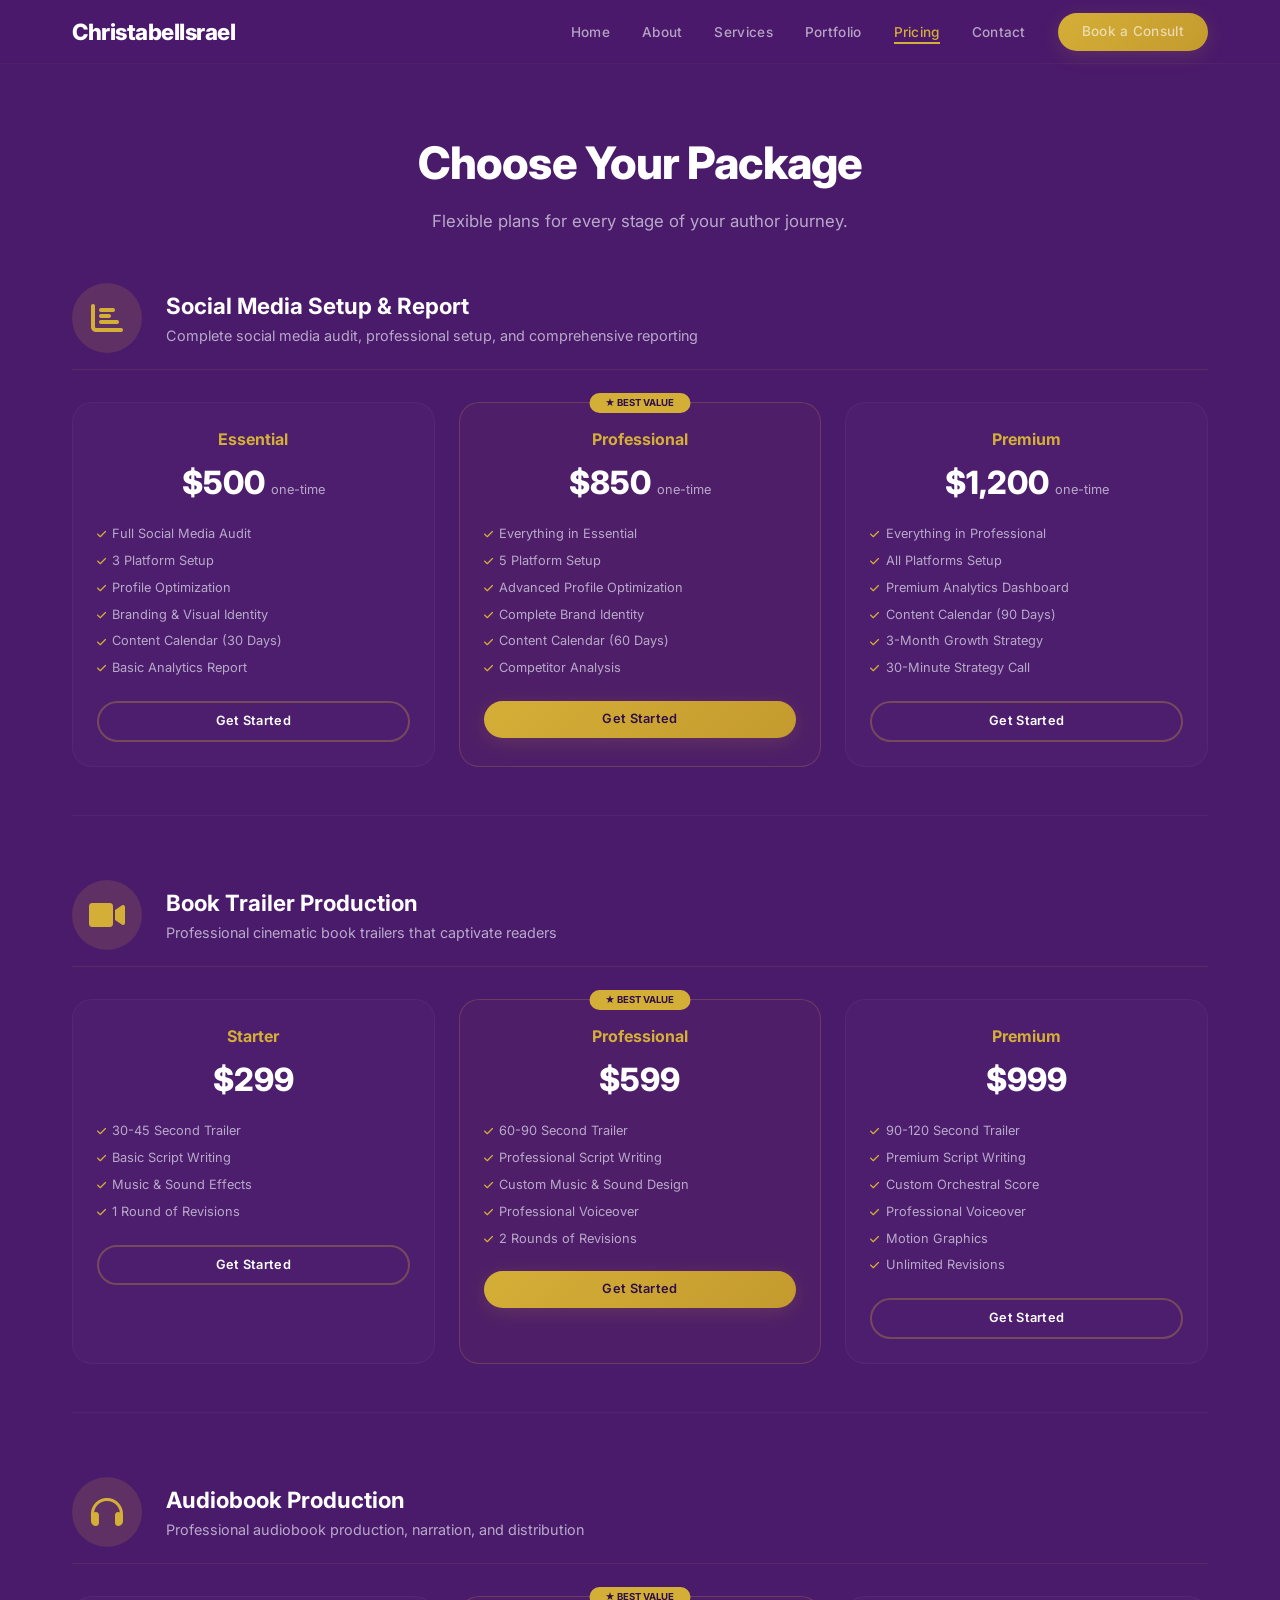
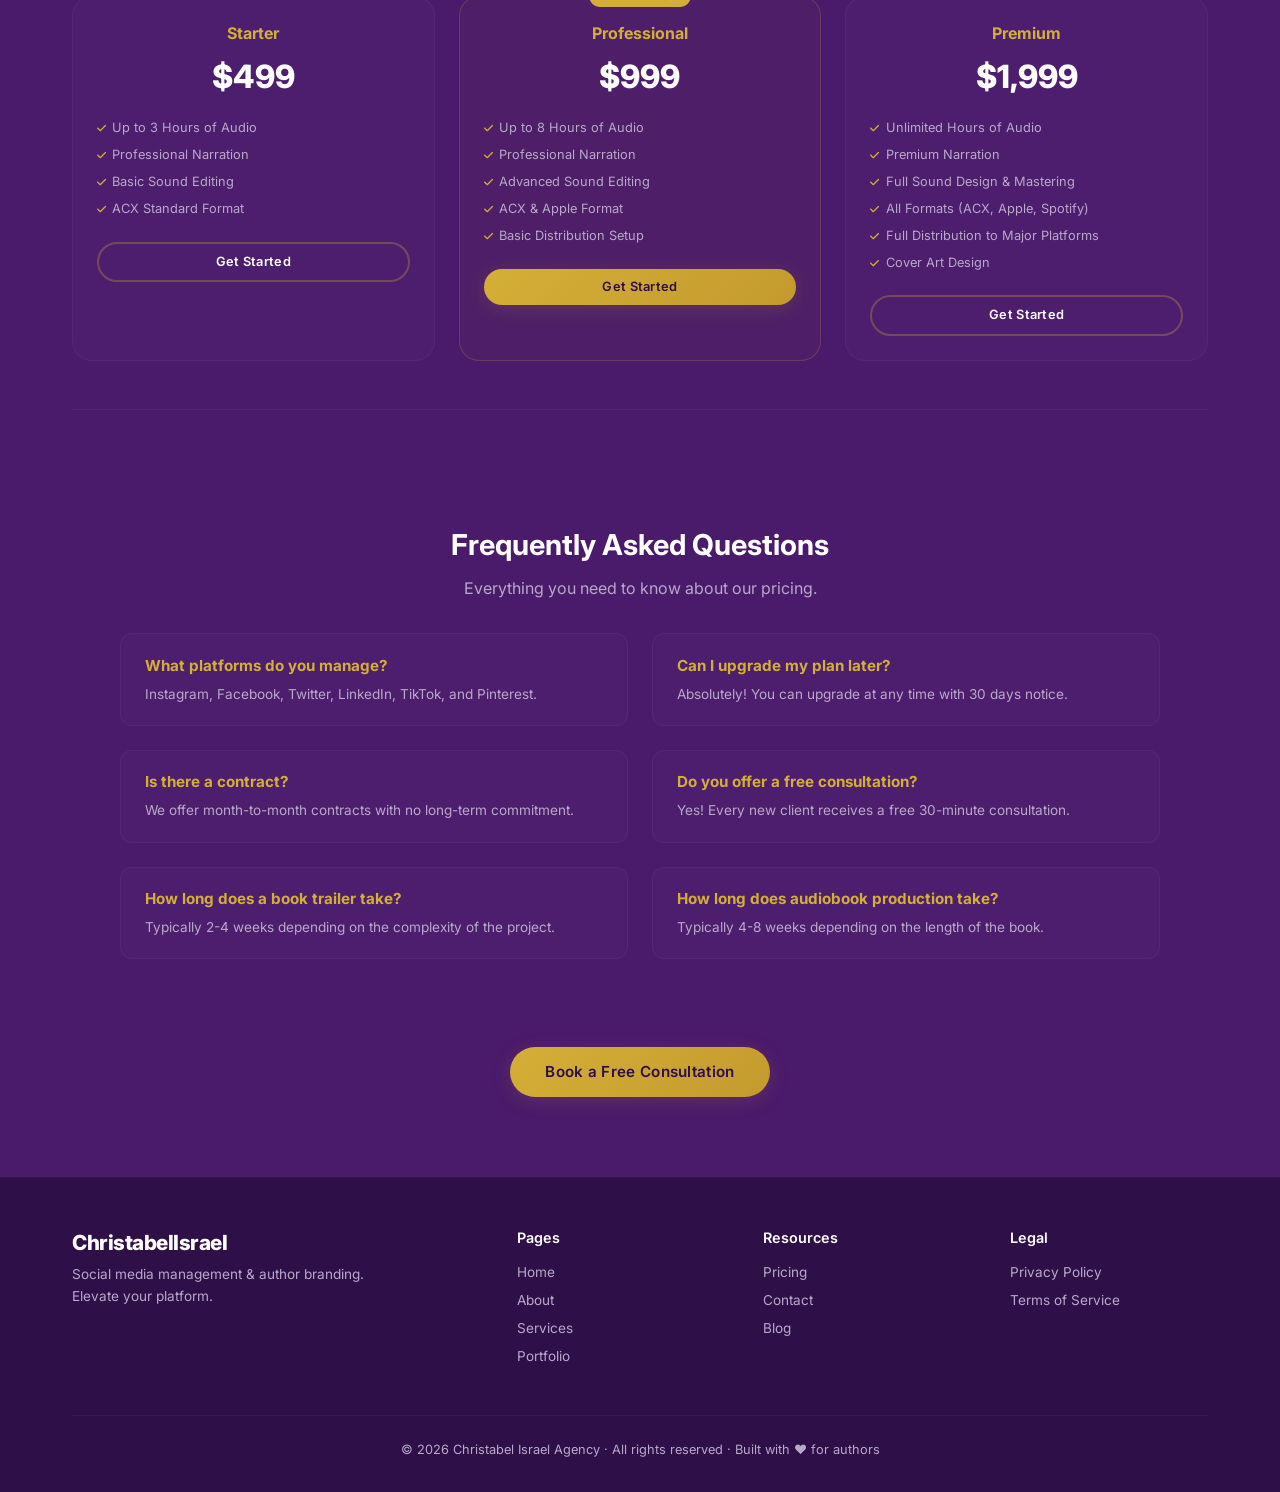
<file: pricing.html>
<!DOCTYPE html>
<html lang="en">
<head>
    <meta charset="UTF-8" />
    <meta name="viewport" content="width=device-width, initial-scale=1.0" />
    <title>Christabel Israel · Pricing</title>
    <link rel="icon" type="image/png" href="img/Favicon.jpg" />
    <link rel="stylesheet" href="https://cdnjs.cloudflare.com/ajax/libs/font-awesome/6.0.0-beta3/css/all.min.css" />
    <link href="https://fonts.googleapis.com/css2?family=Inter:wght@300;400;500;600;700;800;900&display=swap" rel="stylesheet" />
    <link rel="stylesheet" href="main.css" />
</head>
<body>

    <!-- ===== HEADER ===== -->
    <header id="header">
        <div class="container nav">
            <div class="logo">
                <span class="white">Christabel</span><span class="gold">Israel</span>
            </div>
            <ul class="nav-links" id="navLinks">
                <li><a href="index.html">Home</a></li>
                <li><a href="about.html">About</a></li>
                <li><a href="services.html">Services</a></li>
                <li><a href="portfolio.html">Portfolio</a></li>
                <li><a href="pricing.html" class="active">Pricing</a></li>
                <li><a href="contact.html">Contact</a></li>
                <li><a href="contact.html" class="btn btn-primary btn-sm">Book a Consult</a></li>
            </ul>
            <button class="mobile-toggle" aria-label="Menu" onclick="toggleMobileNav()">
                <i class="fas fa-bars"></i>
            </button>
        </div>
    </header>

    <!-- ===== PRICING PAGE ===== -->
    <section class="pricing-page" style="padding: 8rem 0 5rem; min-height: 80vh;">
        <div class="container">
            <div class="section-title">
                <h2>Choose Your <span class="gold">Package</span></h2>
                <p>Flexible plans for every stage of your author journey.</p>
            </div>

            <!-- Service 1: Social Setup & Report -->
            <div class="service-pricing-block">
                <div class="service-pricing-header">
                    <div class="service-icon-large"><i class="fas fa-chart-bar"></i></div>
                    <div class="service-title-group">
                        <h3>Social Media Setup &amp; Report</h3>
                        <p>Complete social media audit, professional setup, and comprehensive reporting</p>
                    </div>
                </div>
                <div class="service-pricing-grid">
                    <div class="service-pricing-card">
                        <div class="tier-name">Essential</div>
                        <div class="tier-price">$500 <span>one-time</span></div>
                        <ul>
                            <li><i class="fas fa-check"></i> Full Social Media Audit</li>
                            <li><i class="fas fa-check"></i> 3 Platform Setup</li>
                            <li><i class="fas fa-check"></i> Profile Optimization</li>
                            <li><i class="fas fa-check"></i> Branding &amp; Visual Identity</li>
                            <li><i class="fas fa-check"></i> Content Calendar (30 Days)</li>
                            <li><i class="fas fa-check"></i> Basic Analytics Report</li>
                        </ul>
                        <a href="contact.html" class="btn btn-outline btn-sm">Get Started</a>
                    </div>
                    <div class="service-pricing-card featured">
                        <div class="tier-name">Professional</div>
                        <div class="tier-price">$850 <span>one-time</span></div>
                        <ul>
                            <li><i class="fas fa-check"></i> Everything in Essential</li>
                            <li><i class="fas fa-check"></i> 5 Platform Setup</li>
                            <li><i class="fas fa-check"></i> Advanced Profile Optimization</li>
                            <li><i class="fas fa-check"></i> Complete Brand Identity</li>
                            <li><i class="fas fa-check"></i> Content Calendar (60 Days)</li>
                            <li><i class="fas fa-check"></i> Competitor Analysis</li>
                        </ul>
                        <a href="contact.html" class="btn btn-primary btn-sm">Get Started</a>
                    </div>
                    <div class="service-pricing-card">
                        <div class="tier-name">Premium</div>
                        <div class="tier-price">$1,200 <span>one-time</span></div>
                        <ul>
                            <li><i class="fas fa-check"></i> Everything in Professional</li>
                            <li><i class="fas fa-check"></i> All Platforms Setup</li>
                            <li><i class="fas fa-check"></i> Premium Analytics Dashboard</li>
                            <li><i class="fas fa-check"></i> Content Calendar (90 Days)</li>
                            <li><i class="fas fa-check"></i> 3-Month Growth Strategy</li>
                            <li><i class="fas fa-check"></i> 30-Minute Strategy Call</li>
                        </ul>
                        <a href="contact.html" class="btn btn-outline btn-sm">Get Started</a>
                    </div>
                </div>
            </div>

            <!-- Service 2: Book Trailer -->
            <div class="service-pricing-block">
                <div class="service-pricing-header">
                    <div class="service-icon-large"><i class="fas fa-video"></i></div>
                    <div class="service-title-group">
                        <h3>Book Trailer Production</h3>
                        <p>Professional cinematic book trailers that captivate readers</p>
                    </div>
                </div>
                <div class="service-pricing-grid">
                    <div class="service-pricing-card">
                        <div class="tier-name">Starter</div>
                        <div class="tier-price">$299</div>
                        <ul>
                            <li><i class="fas fa-check"></i> 30-45 Second Trailer</li>
                            <li><i class="fas fa-check"></i> Basic Script Writing</li>
                            <li><i class="fas fa-check"></i> Music &amp; Sound Effects</li>
                            <li><i class="fas fa-check"></i> 1 Round of Revisions</li>
                        </ul>
                        <a href="contact.html" class="btn btn-outline btn-sm">Get Started</a>
                    </div>
                    <div class="service-pricing-card featured">
                        <div class="tier-name">Professional</div>
                        <div class="tier-price">$599</div>
                        <ul>
                            <li><i class="fas fa-check"></i> 60-90 Second Trailer</li>
                            <li><i class="fas fa-check"></i> Professional Script Writing</li>
                            <li><i class="fas fa-check"></i> Custom Music &amp; Sound Design</li>
                            <li><i class="fas fa-check"></i> Professional Voiceover</li>
                            <li><i class="fas fa-check"></i> 2 Rounds of Revisions</li>
                        </ul>
                        <a href="contact.html" class="btn btn-primary btn-sm">Get Started</a>
                    </div>
                    <div class="service-pricing-card">
                        <div class="tier-name">Premium</div>
                        <div class="tier-price">$999</div>
                        <ul>
                            <li><i class="fas fa-check"></i> 90-120 Second Trailer</li>
                            <li><i class="fas fa-check"></i> Premium Script Writing</li>
                            <li><i class="fas fa-check"></i> Custom Orchestral Score</li>
                            <li><i class="fas fa-check"></i> Professional Voiceover</li>
                            <li><i class="fas fa-check"></i> Motion Graphics</li>
                            <li><i class="fas fa-check"></i> Unlimited Revisions</li>
                        </ul>
                        <a href="contact.html" class="btn btn-outline btn-sm">Get Started</a>
                    </div>
                </div>
            </div>

            <!-- Service 3: Audiobook Production -->
            <div class="service-pricing-block">
                <div class="service-pricing-header">
                    <div class="service-icon-large"><i class="fas fa-headphones"></i></div>
                    <div class="service-title-group">
                        <h3>Audiobook Production</h3>
                        <p>Professional audiobook production, narration, and distribution</p>
                    </div>
                </div>
                <div class="service-pricing-grid">
                    <div class="service-pricing-card">
                        <div class="tier-name">Starter</div>
                        <div class="tier-price">$499</div>
                        <ul>
                            <li><i class="fas fa-check"></i> Up to 3 Hours of Audio</li>
                            <li><i class="fas fa-check"></i> Professional Narration</li>
                            <li><i class="fas fa-check"></i> Basic Sound Editing</li>
                            <li><i class="fas fa-check"></i> ACX Standard Format</li>
                        </ul>
                        <a href="contact.html" class="btn btn-outline btn-sm">Get Started</a>
                    </div>
                    <div class="service-pricing-card featured">
                        <div class="tier-name">Professional</div>
                        <div class="tier-price">$999</div>
                        <ul>
                            <li><i class="fas fa-check"></i> Up to 8 Hours of Audio</li>
                            <li><i class="fas fa-check"></i> Professional Narration</li>
                            <li><i class="fas fa-check"></i> Advanced Sound Editing</li>
                            <li><i class="fas fa-check"></i> ACX &amp; Apple Format</li>
                            <li><i class="fas fa-check"></i> Basic Distribution Setup</li>
                        </ul>
                        <a href="contact.html" class="btn btn-primary btn-sm">Get Started</a>
                    </div>
                    <div class="service-pricing-card">
                        <div class="tier-name">Premium</div>
                        <div class="tier-price">$1,999</div>
                        <ul>
                            <li><i class="fas fa-check"></i> Unlimited Hours of Audio</li>
                            <li><i class="fas fa-check"></i> Premium Narration</li>
                            <li><i class="fas fa-check"></i> Full Sound Design &amp; Mastering</li>
                            <li><i class="fas fa-check"></i> All Formats (ACX, Apple, Spotify)</li>
                            <li><i class="fas fa-check"></i> Full Distribution to Major Platforms</li>
                            <li><i class="fas fa-check"></i> Cover Art Design</li>
                        </ul>
                        <a href="contact.html" class="btn btn-outline btn-sm">Get Started</a>
                    </div>
                </div>
            </div>

            <!-- FAQ Section -->
            <div style="margin-top: 4rem; background: var(--navy-light); padding: 3rem; border-radius: 24px;">
                <h3 style="text-align: center; color: var(--gold); font-size: 1.8rem; margin-bottom: 0.5rem;">Frequently Asked Questions</h3>
                <p style="text-align: center; color: var(--gray); max-width: 500px; margin: 0 auto 2rem;">Everything you need to know about our pricing.</p>
                <div class="faq-grid">
                    <div class="faq-item"><h4>What platforms do you manage?</h4><p>Instagram, Facebook, Twitter, LinkedIn, TikTok, and Pinterest.</p></div>
                    <div class="faq-item"><h4>Can I upgrade my plan later?</h4><p>Absolutely! You can upgrade at any time with 30 days notice.</p></div>
                    <div class="faq-item"><h4>Is there a contract?</h4><p>We offer month-to-month contracts with no long-term commitment.</p></div>
                    <div class="faq-item"><h4>Do you offer a free consultation?</h4><p>Yes! Every new client receives a free 30-minute consultation.</p></div>
                    <div class="faq-item"><h4>How long does a book trailer take?</h4><p>Typically 2-4 weeks depending on the complexity of the project.</p></div>
                    <div class="faq-item"><h4>How long does audiobook production take?</h4><p>Typically 4-8 weeks depending on the length of the book.</p></div>
                </div>
            </div>

            <div style="text-align: center; margin-top: 2.5rem;">
                <a href="contact.html" class="btn btn-primary">Book a Free Consultation</a>
            </div>
        </div>
    </section>

    <!-- ===== FOOTER ===== -->
    <footer>
        <div class="container">
            <div class="footer-grid">
                <div class="footer-brand">
                    <div class="logo">
                        <span class="white">Christabel</span><span class="gold">Israel</span>
                    </div>
                    <p>Social media management &amp; author branding. Elevate your platform.</p>
                </div>
                <div class="footer-links">
                    <h4>Pages</h4>
                    <a href="index.html">Home</a>
                    <a href="about.html">About</a>
                    <a href="services.html">Services</a>
                    <a href="portfolio.html">Portfolio</a>
                </div>
                <div class="footer-links">
                    <h4>Resources</h4>
                    <a href="pricing.html">Pricing</a>
                    <a href="contact.html">Contact</a>
                    <a href="#">Blog</a>
                </div>
                <div class="footer-links">
                    <h4>Legal</h4>
                    <a href="privacy.html">Privacy Policy</a>
                    <a href="terms.html">Terms of Service</a>
                </div>
            </div>
            <div class="footer-bottom">
                <p>© 2026 Christabel Israel Agency · All rights reserved · Built with ♥ for authors</p>
            </div>
        </div>
    </footer>

    <script src="script.js"></script>
</body>
</html>
</file>
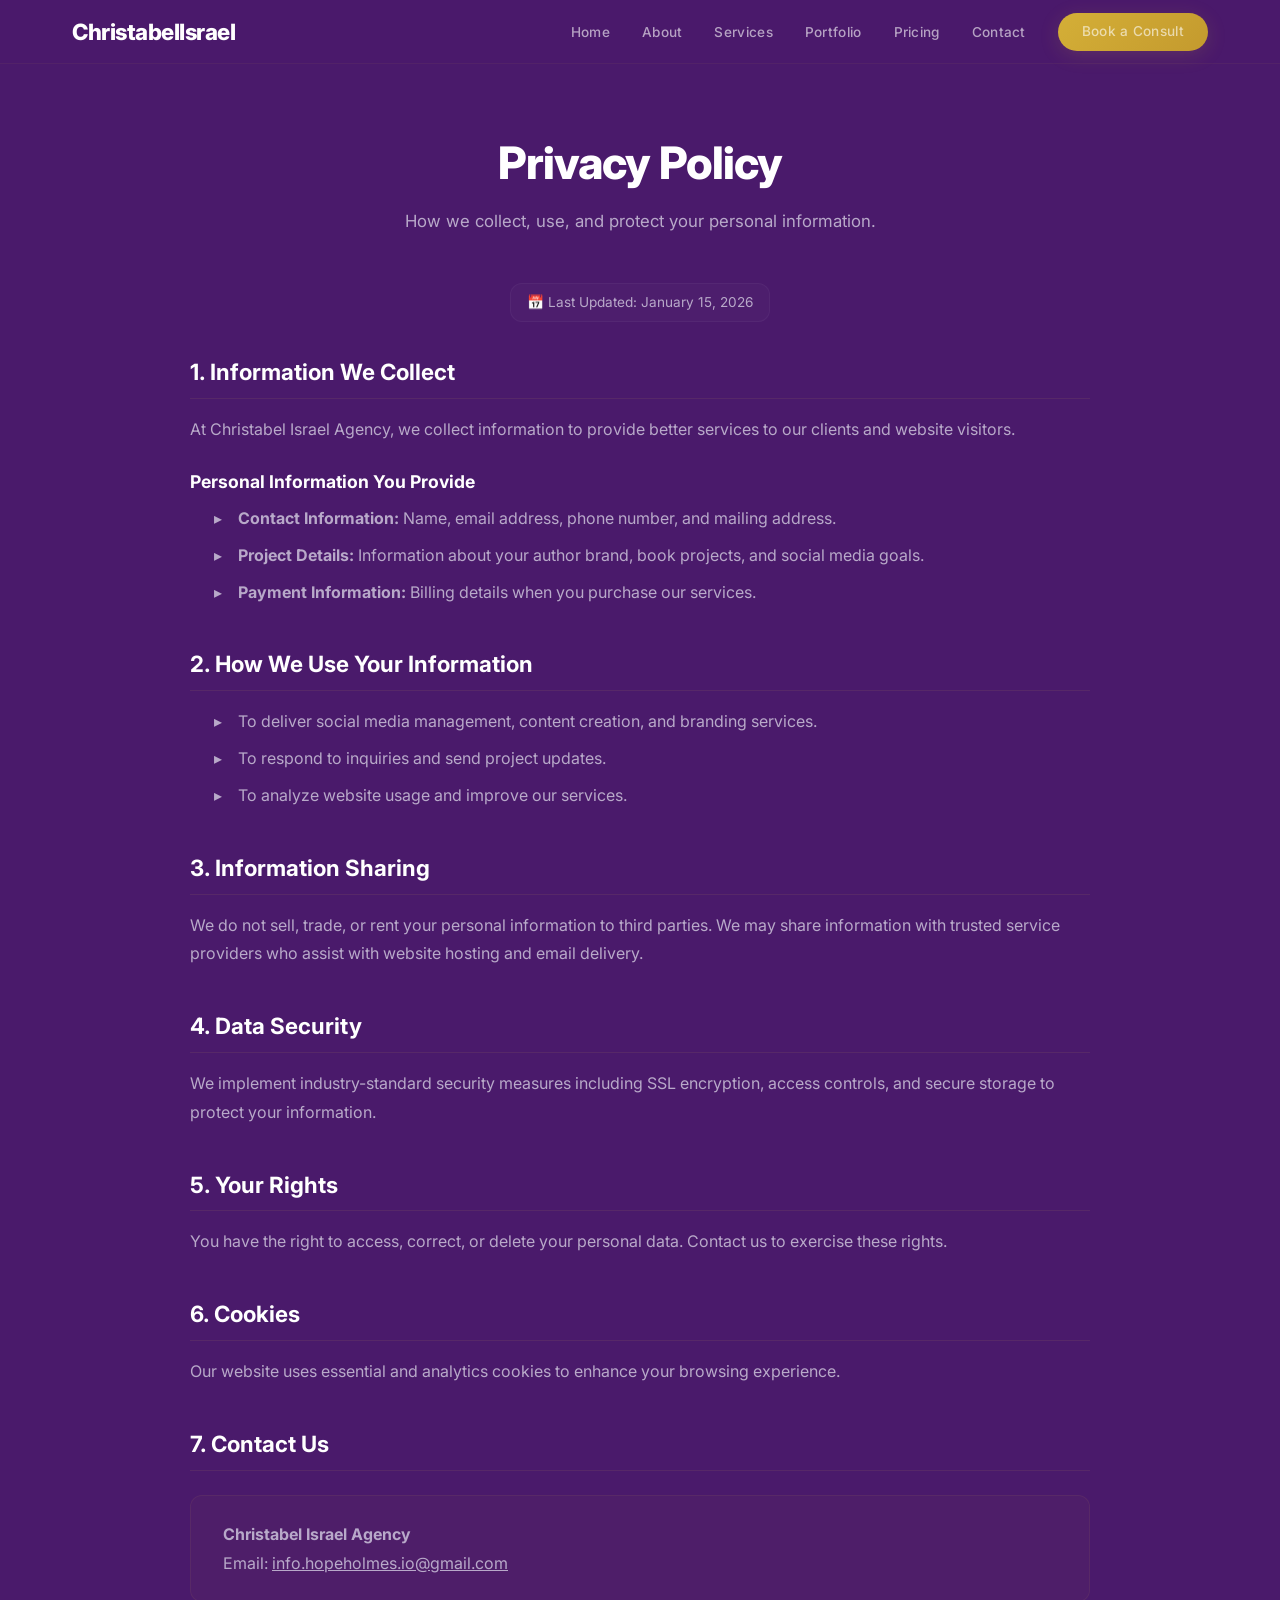
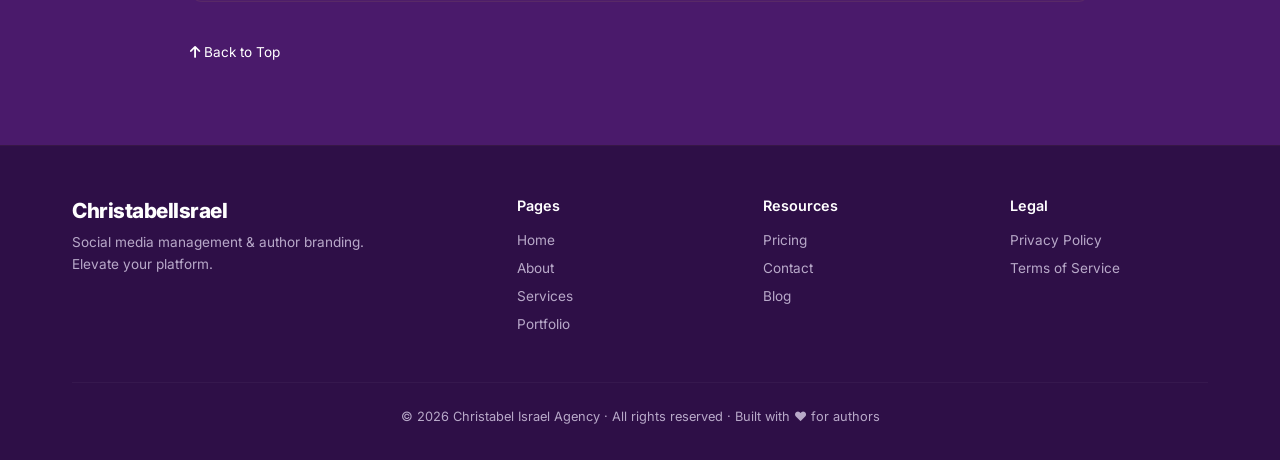
<file: privacy.html>
<!DOCTYPE html>
<html lang="en">
<head>
    <meta charset="UTF-8" />
    <meta name="viewport" content="width=device-width, initial-scale=1.0" />
    <title>Christabel Israel · Privacy Policy</title>
    <link rel="icon" type="image/png" href="img/Favicon.jpg" />
    <link rel="stylesheet" href="https://cdnjs.cloudflare.com/ajax/libs/font-awesome/6.0.0-beta3/css/all.min.css" />
    <link href="https://fonts.googleapis.com/css2?family=Inter:wght@300;400;500;600;700;800;900&display=swap" rel="stylesheet" />
    <link rel="stylesheet" href="main.css" />
    <style>
        .legal-page { padding: 8rem 0 5rem; min-height: 80vh; }
        .legal-page .legal-content { max-width: 900px; margin: 0 auto; }
        .legal-page .legal-content .last-updated {
            color: var(--gray); font-size: 0.85rem; text-align: center; margin-bottom: 2rem;
            padding: 0.5rem 1rem; background: rgba(255,255,255,0.02); border-radius: var(--radius-sm);
            border: 1px solid rgba(255,255,255,0.04); display: inline-block; width: auto;
            margin-left: auto; margin-right: auto;
        }
        .legal-page .legal-content h3 {
            color: var(--gold); font-size: 1.4rem; margin-top: 2.5rem; margin-bottom: 1rem;
            padding-bottom: 0.5rem; border-bottom: 1px solid rgba(201,168,76,0.1);
        }
        .legal-page .legal-content h3:first-of-type { margin-top: 0; }
        .legal-page .legal-content h4 {
            color: var(--white); font-size: 1.1rem; margin-top: 1.5rem; margin-bottom: 0.5rem;
        }
        .legal-page .legal-content p { color: var(--gray); line-height: 1.8; margin-bottom: 1rem; }
        .legal-page .legal-content ul {
            color: var(--gray); line-height: 1.8; margin: 0.5rem 0 1.5rem 1.5rem; list-style: none;
        }
        .legal-page .legal-content ul li {
            position: relative; padding-left: 1.5rem; margin-bottom: 0.5rem;
        }
        .legal-page .legal-content ul li::before {
            content: '▸'; position: absolute; left: 0; color: var(--gold);
        }
        .legal-page .legal-content .highlight-box {
            background: rgba(201,168,76,0.03); border: 1px solid rgba(201,168,76,0.08);
            border-radius: var(--radius-sm); padding: 1.5rem 2rem; margin: 1.5rem 0;
        }
        .legal-page .legal-content .highlight-box p { margin-bottom: 0; }
        .legal-page .legal-content .highlight-box strong { color: var(--gold); }
        .legal-page .legal-content .back-to-top {
            display: inline-block; color: var(--gold); text-decoration: none;
            font-size: 0.85rem; margin-top: 1rem; transition: var(--transition);
        }
        .legal-page .legal-content .back-to-top:hover { color: var(--gold-light); transform: translateY(-2px); }
    </style>
</head>
<body>

    <!-- ===== HEADER ===== -->
    <header id="header">
        <div class="container nav">
            <div class="logo">
                <span class="white">Christabel</span><span class="gold">Israel</span>
            </div>
            <ul class="nav-links" id="navLinks">
                <li><a href="index.html">Home</a></li>
                <li><a href="about.html">About</a></li>
                <li><a href="services.html">Services</a></li>
                <li><a href="portfolio.html">Portfolio</a></li>
                <li><a href="pricing.html">Pricing</a></li>
                <li><a href="contact.html">Contact</a></li>
                <li><a href="contact.html" class="btn btn-primary btn-sm">Book a Consult</a></li>
            </ul>
            <button class="mobile-toggle" aria-label="Menu" onclick="toggleMobileNav()">
                <i class="fas fa-bars"></i>
            </button>
        </div>
    </header>

    <!-- ===== PRIVACY POLICY ===== -->
    <section class="legal-page">
        <div class="container">
            <div class="section-title">
                <h2>Privacy <span class="gold">Policy</span></h2>
                <p>How we collect, use, and protect your personal information.</p>
            </div>
            <div class="legal-content">
                <div style="text-align: center;"><div class="last-updated">📅 Last Updated: January 15, 2026</div></div>

                <h3>1. Information We Collect</h3>
                <p>At Christabel Israel Agency, we collect information to provide better services to our clients and website visitors.</p>
                <h4>Personal Information You Provide</h4>
                <ul>
                    <li><strong>Contact Information:</strong> Name, email address, phone number, and mailing address.</li>
                    <li><strong>Project Details:</strong> Information about your author brand, book projects, and social media goals.</li>
                    <li><strong>Payment Information:</strong> Billing details when you purchase our services.</li>
                </ul>

                <h3>2. How We Use Your Information</h3>
                <ul>
                    <li>To deliver social media management, content creation, and branding services.</li>
                    <li>To respond to inquiries and send project updates.</li>
                    <li>To analyze website usage and improve our services.</li>
                </ul>

                <h3>3. Information Sharing</h3>
                <p>We do not sell, trade, or rent your personal information to third parties. We may share information with trusted service providers who assist with website hosting and email delivery.</p>

                <h3>4. Data Security</h3>
                <p>We implement industry-standard security measures including SSL encryption, access controls, and secure storage to protect your information.</p>

                <h3>5. Your Rights</h3>
                <p>You have the right to access, correct, or delete your personal data. Contact us to exercise these rights.</p>

                <h3>6. Cookies</h3>
                <p>Our website uses essential and analytics cookies to enhance your browsing experience.</p>

                <h3>7. Contact Us</h3>
                <div class="highlight-box">
                    <p><strong>Christabel Israel Agency</strong><br />
                    Email: <a href="mailto:info.hopeholmes.io@gmail.com" style="color: var(--gold);">info.hopeholmes.io@gmail.com</a></p>
                </div>
                <a href="#" class="back-to-top" onclick="window.scrollTo({top:0,behavior:'smooth'}); return false;"><i class="fas fa-arrow-up"></i> Back to Top</a>
            </div>
        </div>
    </section>

    <!-- ===== FOOTER ===== -->
    <footer>
        <div class="container">
            <div class="footer-grid">
                <div class="footer-brand">
                    <div class="logo"><span class="white">Christabel</span><span class="gold">Israel</span></div>
                    <p>Social media management &amp; author branding. Elevate your platform.</p>
                </div>
                <div class="footer-links">
                    <h4>Pages</h4>
                    <a href="index.html">Home</a>
                    <a href="about.html">About</a>
                    <a href="services.html">Services</a>
                    <a href="portfolio.html">Portfolio</a>
                </div>
                <div class="footer-links">
                    <h4>Resources</h4>
                    <a href="pricing.html">Pricing</a>
                    <a href="contact.html">Contact</a>
                    <a href="#">Blog</a>
                </div>
                <div class="footer-links">
                    <h4>Legal</h4>
                    <a href="privacy.html">Privacy Policy</a>
                    <a href="terms.html">Terms of Service</a>
                </div>
            </div>
            <div class="footer-bottom">
                <p>© 2026 Christabel Israel Agency · All rights reserved · Built with ♥ for authors</p>
            </div>
        </div>
    </footer>

    <script src="script.js"></script>
</body>
</html>
</file>
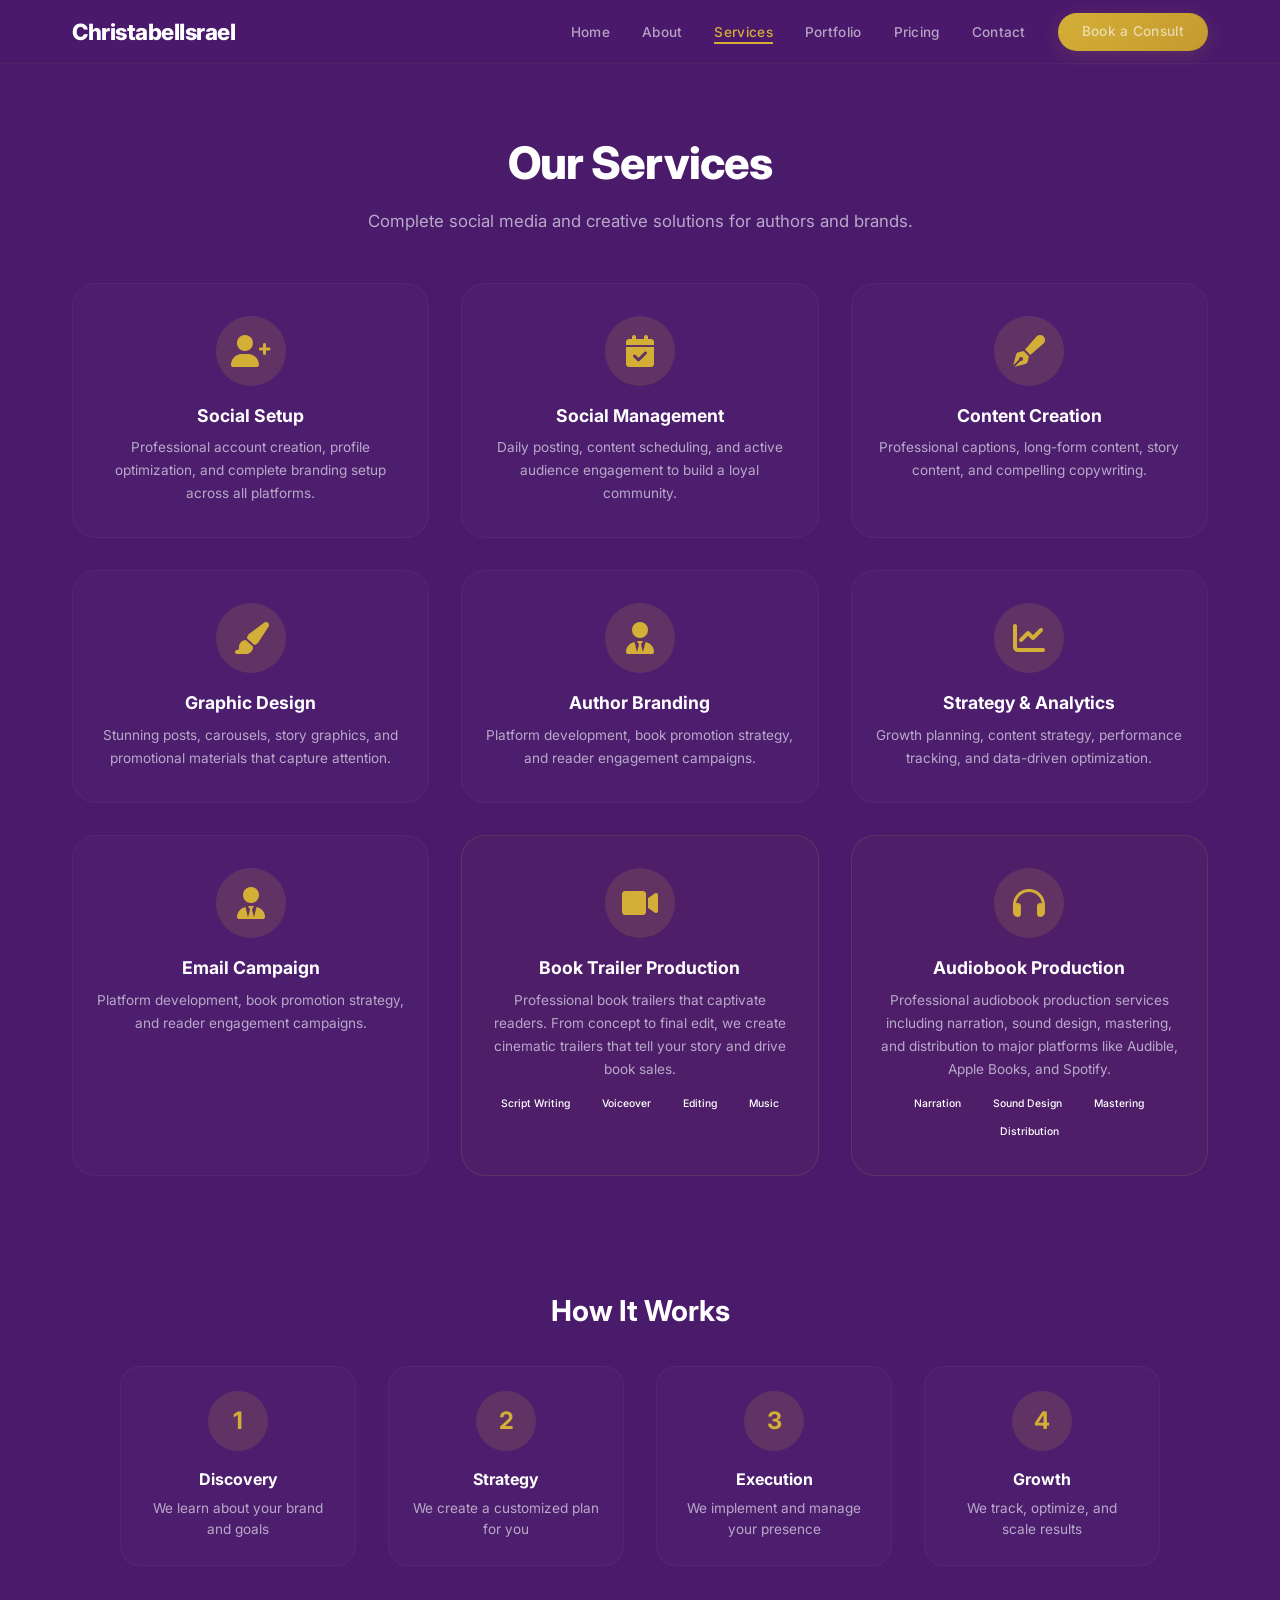
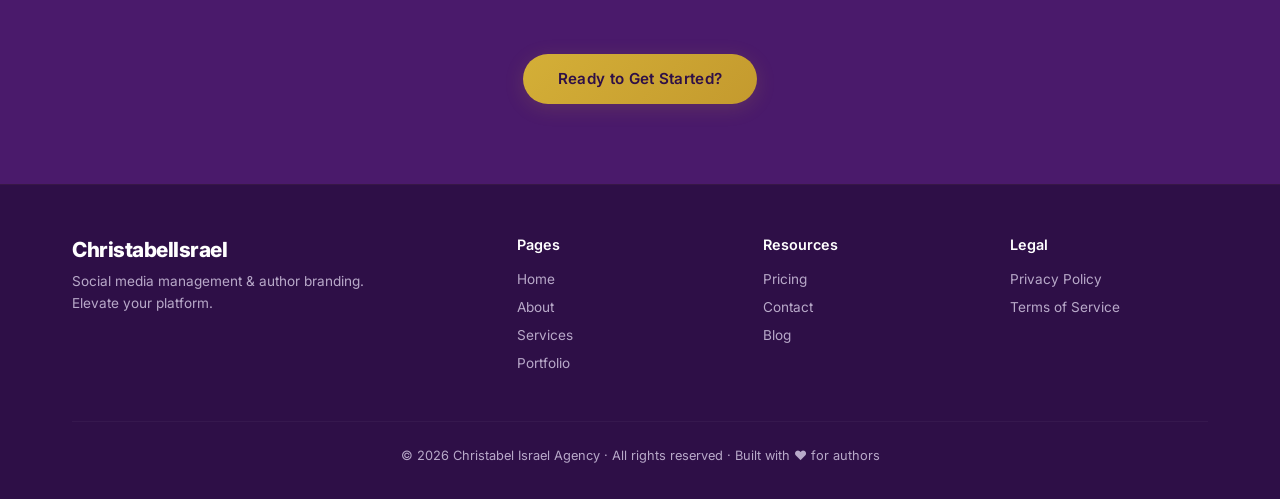
<file: services.html>
<!DOCTYPE html>
<html lang="en">
<head>
    <meta charset="UTF-8" />
    <meta name="viewport" content="width=device-width, initial-scale=1.0" />
    <title>Christabel Israel · Services</title>
    <link rel="icon" type="image/png" href="img/Favicon.jpg" />
    <link rel="stylesheet" href="https://cdnjs.cloudflare.com/ajax/libs/font-awesome/6.0.0-beta3/css/all.min.css" />
    <link href="https://fonts.googleapis.com/css2?family=Inter:wght@300;400;500;600;700;800;900&display=swap" rel="stylesheet" />
    <link rel="stylesheet" href="main.css" />
</head>
<body>

    <!-- ===== HEADER ===== -->
    <header id="header">
        <div class="container nav">
            <div class="logo">
                <span class="white">Christabel</span><span class="gold">Israel</span>
            </div>
            <ul class="nav-links" id="navLinks">
                <li><a href="index.html">Home</a></li>
                <li><a href="about.html">About</a></li>
                <li><a href="services.html" class="active">Services</a></li>
                <li><a href="portfolio.html">Portfolio</a></li>
                <li><a href="pricing.html">Pricing</a></li>
                <li><a href="contact.html">Contact</a></li>
                <li><a href="contact.html" class="btn btn-primary btn-sm">Book a Consult</a></li>
            </ul>
            <button class="mobile-toggle" aria-label="Menu" onclick="toggleMobileNav()">
                <i class="fas fa-bars"></i>
            </button>
        </div>
    </header>

    <!-- ===== SERVICES PAGE ===== -->
    <section class="services-page" style="padding: 8rem 0 5rem; min-height: 80vh;">
        <div class="container">
            <div class="section-title">
                <h2>Our <span class="gold">Services</span></h2>
                <p>Complete social media and creative solutions for authors and brands.</p>
            </div>

            <!-- Services Grid -->
            <div class="services-grid">

                <div class="service-card">
                    <div class="icon"><i class="fas fa-user-plus"></i></div>
                    <h3>Social Setup</h3>
                    <p>Professional account creation, profile optimization, and complete branding setup across all platforms.</p>
                </div>

                <div class="service-card">
                    <div class="icon"><i class="fas fa-calendar-check"></i></div>
                    <h3>Social Management</h3>
                    <p>Daily posting, content scheduling, and active audience engagement to build a loyal community.</p>
                </div>

                <div class="service-card">
                    <div class="icon"><i class="fas fa-pen-fancy"></i></div>
                    <h3>Content Creation</h3>
                    <p>Professional captions, long-form content, story content, and compelling copywriting.</p>
                </div>

                <div class="service-card">
                    <div class="icon"><i class="fas fa-paint-brush"></i></div>
                    <h3>Graphic Design</h3>
                    <p>Stunning posts, carousels, story graphics, and promotional materials that capture attention.</p>
                </div>

                <div class="service-card">
                    <div class="icon"><i class="fas fa-user-tie"></i></div>
                    <h3>Author Branding</h3>
                    <p>Platform development, book promotion strategy, and reader engagement campaigns.</p>
                </div>

                <div class="service-card">
                    <div class="icon"><i class="fas fa-chart-line"></i></div>
                    <h3>Strategy &amp; Analytics</h3>
                    <p>Growth planning, content strategy, performance tracking, and data-driven optimization.</p>
                </div>

                <div class="service-card">
                    <div class="icon"><i class="fas fa-user-tie"></i></div>
                    <h3>Email Campaign</h3>
                    <p>Platform development, book promotion strategy, and reader engagement campaigns.</p>
                </div>

                <!-- NEW: Book Trailer Service -->
                <div class="service-card" style="border-color: rgba(201,168,76,0.15); background: rgba(201,168,76,0.03);">
                    <div class="icon"><i class="fas fa-video"></i></div>
                    <h3>Book Trailer Production</h3>
                    <p>Professional book trailers that captivate readers. From concept to final edit, we create cinematic trailers that tell your story and drive book sales.</p>
                    <div style="margin-top: 0.8rem; display: flex; flex-wrap: wrap; gap: 0.4rem; justify-content: center;">
                        <span style="background: var(--gold-glow); color: var(--gold); padding: 0.15rem 0.8rem; border-radius: 20px; font-size: 0.65rem; font-weight: 500;">Script Writing</span>
                        <span style="background: var(--gold-glow); color: var(--gold); padding: 0.15rem 0.8rem; border-radius: 20px; font-size: 0.65rem; font-weight: 500;">Voiceover</span>
                        <span style="background: var(--gold-glow); color: var(--gold); padding: 0.15rem 0.8rem; border-radius: 20px; font-size: 0.65rem; font-weight: 500;">Editing</span>
                        <span style="background: var(--gold-glow); color: var(--gold); padding: 0.15rem 0.8rem; border-radius: 20px; font-size: 0.65rem; font-weight: 500;">Music</span>
                    </div>
                </div>

                <!-- NEW: Audiobook Production Service -->
                <div class="service-card" style="border-color: rgba(201,168,76,0.15); background: rgba(201,168,76,0.03);">
                    <div class="icon"><i class="fas fa-headphones"></i></div>
                    <h3>Audiobook Production</h3>
                    <p>Professional audiobook production services including narration, sound design, mastering, and distribution to major platforms like Audible, Apple Books, and Spotify.</p>
                    <div style="margin-top: 0.8rem; display: flex; flex-wrap: wrap; gap: 0.4rem; justify-content: center;">
                        <span style="background: var(--gold-glow); color: var(--gold); padding: 0.15rem 0.8rem; border-radius: 20px; font-size: 0.65rem; font-weight: 500;">Narration</span>
                        <span style="background: var(--gold-glow); color: var(--gold); padding: 0.15rem 0.8rem; border-radius: 20px; font-size: 0.65rem; font-weight: 500;">Sound Design</span>
                        <span style="background: var(--gold-glow); color: var(--gold); padding: 0.15rem 0.8rem; border-radius: 20px; font-size: 0.65rem; font-weight: 500;">Mastering</span>
                        <span style="background: var(--gold-glow); color: var(--gold); padding: 0.15rem 0.8rem; border-radius: 20px; font-size: 0.65rem; font-weight: 500;">Distribution</span>
                    </div>
                </div>

            </div>

            <!-- Process Section -->
            <div style="margin-top: 4rem; background: var(--navy-light); padding: 3rem; border-radius: 24px;">
                <h3 style="text-align: center; color: var(--gold); font-size: 1.8rem; margin-bottom: 2rem;">How It Works</h3>
                <div class="process-grid">
                    <div class="process-step">
                        <div class="step-number">1</div>
                        <h4>Discovery</h4>
                        <p>We learn about your brand and goals</p>
                    </div>
                    <div class="process-step">
                        <div class="step-number">2</div>
                        <h4>Strategy</h4>
                        <p>We create a customized plan for you</p>
                    </div>
                    <div class="process-step">
                        <div class="step-number">3</div>
                        <h4>Execution</h4>
                        <p>We implement and manage your presence</p>
                    </div>
                    <div class="process-step">
                        <div class="step-number">4</div>
                        <h4>Growth</h4>
                        <p>We track, optimize, and scale results</p>
                    </div>
                </div>
            </div>

            <div style="text-align: center; margin-top: 2.5rem;">
                <a href="contact.html" class="btn btn-primary">Ready to Get Started?</a>
            </div>
        </div>
    </section>

    <!-- ===== FOOTER ===== -->
    <footer>
        <div class="container">
            <div class="footer-grid">
                <div class="footer-brand">
                    <div class="logo">
                        <span class="white">Christabel</span><span class="gold">Israel</span>
                    </div>
                    <p>Social media management &amp; author branding. Elevate your platform.</p>
                </div>
                <div class="footer-links">
                    <h4>Pages</h4>
                    <a href="index.html">Home</a>
                    <a href="about.html">About</a>
                    <a href="services.html">Services</a>
                    <a href="portfolio.html">Portfolio</a>
                </div>
                <div class="footer-links">
                    <h4>Resources</h4>
                    <a href="pricing.html">Pricing</a>
                    <a href="contact.html">Contact</a>
                    <a href="#">Blog</a>
                </div>
                <div class="footer-links">
                    <h4>Legal</h4>
                    <a href="privacy.html">Privacy Policy</a>
                    <a href="terms.html">Terms of Service</a>
                </div>
            </div>
            <div class="footer-bottom">
                <p>© 2026 Christabel Israel Agency · All rights reserved · Built with ♥ for authors</p>
            </div>
        </div>
    </footer>

    <script src="script.js"></script>
</body>
</html>
</file>
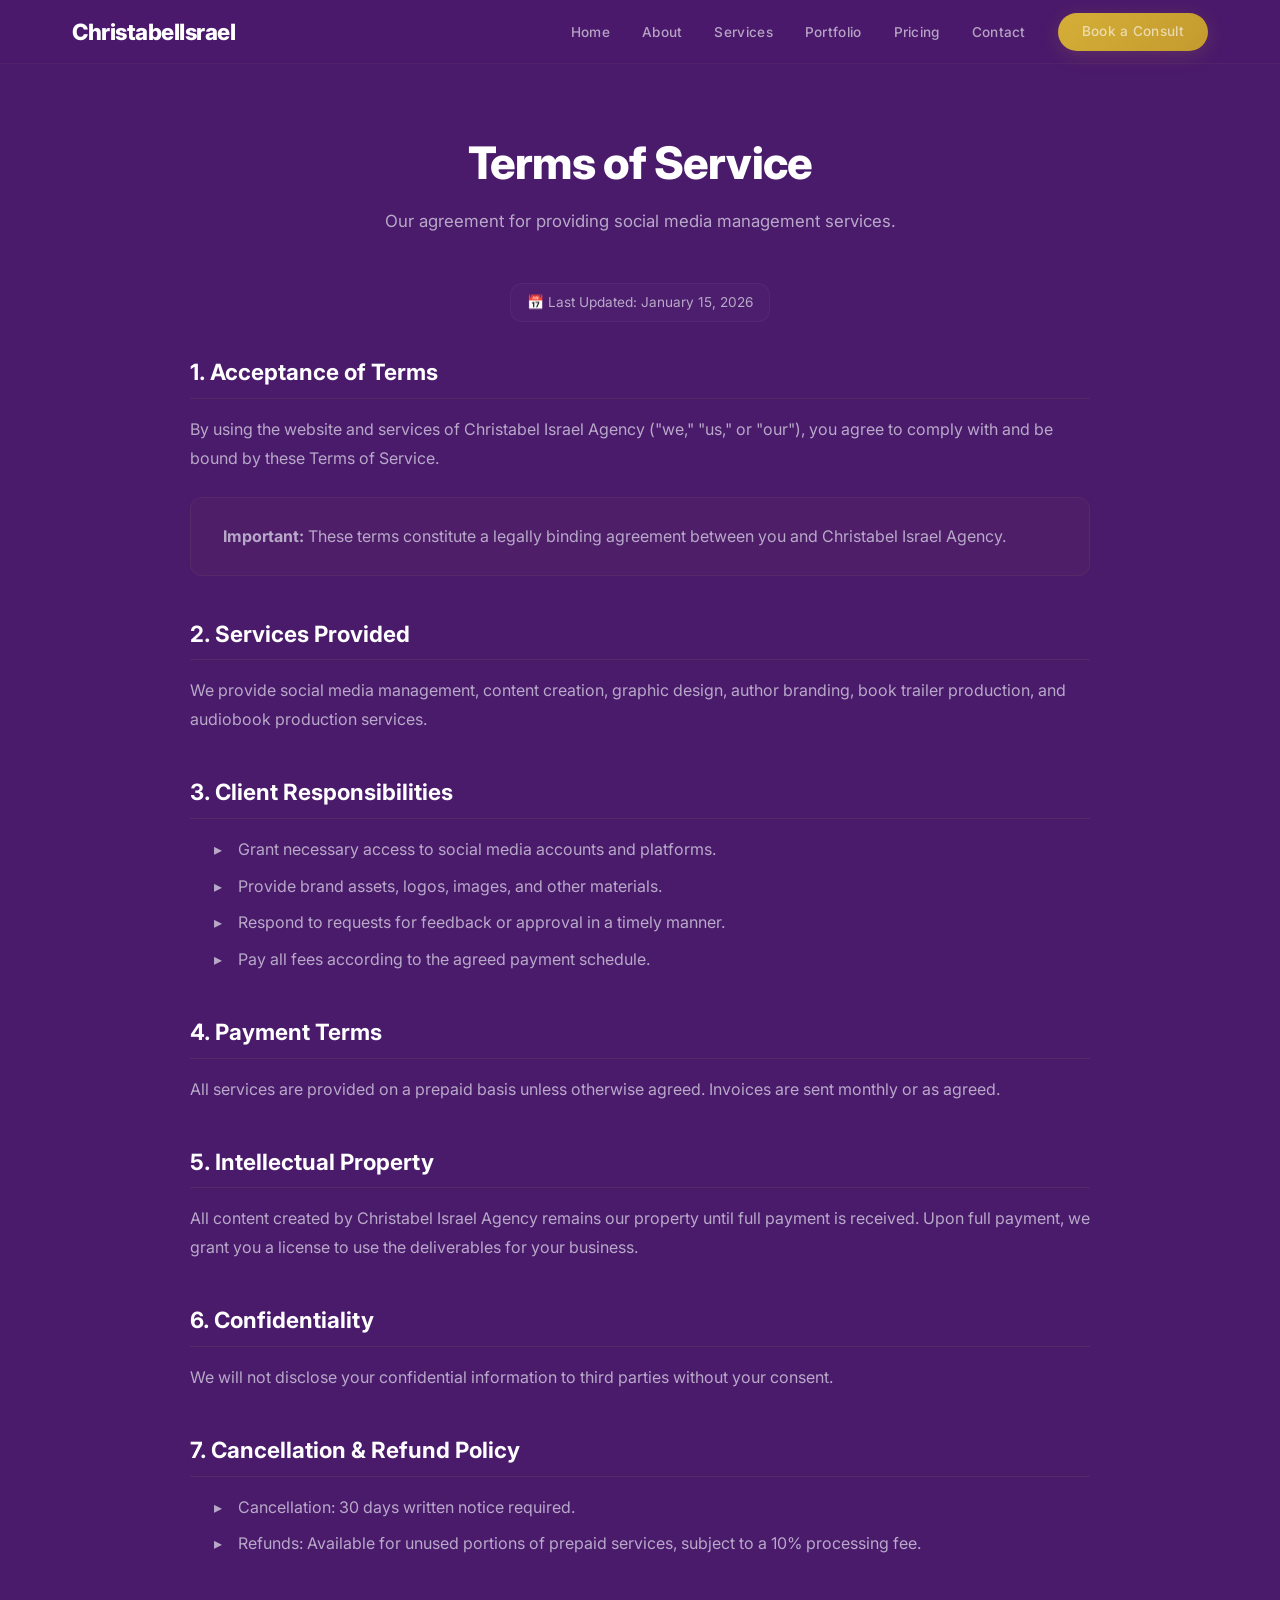
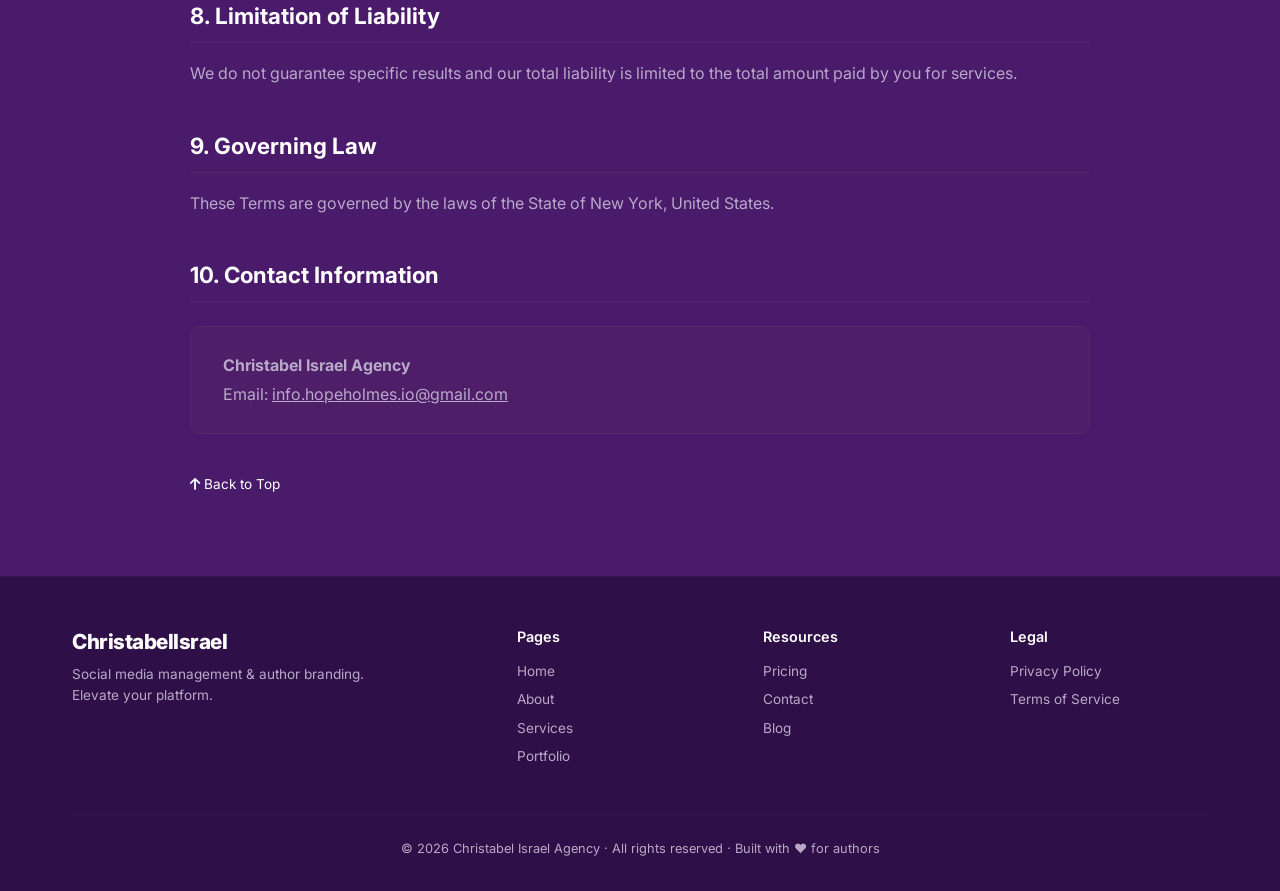
<file: terms.html>
<!DOCTYPE html>
<html lang="en">
<head>
    <meta charset="UTF-8" />
    <meta name="viewport" content="width=device-width, initial-scale=1.0" />
    <title>Christabel Israel · Terms of Service</title>
    <link rel="icon" type="image/png" href="img/Favicon.jpg" />
    <link rel="stylesheet" href="https://cdnjs.cloudflare.com/ajax/libs/font-awesome/6.0.0-beta3/css/all.min.css" />
    <link href="https://fonts.googleapis.com/css2?family=Inter:wght@300;400;500;600;700;800;900&display=swap" rel="stylesheet" />
    <link rel="stylesheet" href="main.css" />
    <style>
        .legal-page { padding: 8rem 0 5rem; min-height: 80vh; }
        .legal-page .legal-content { max-width: 900px; margin: 0 auto; }
        .legal-page .legal-content .last-updated {
            color: var(--gray); font-size: 0.85rem; text-align: center; margin-bottom: 2rem;
            padding: 0.5rem 1rem; background: rgba(255,255,255,0.02); border-radius: var(--radius-sm);
            border: 1px solid rgba(255,255,255,0.04); display: inline-block; width: auto;
            margin-left: auto; margin-right: auto;
        }
        .legal-page .legal-content h3 {
            color: var(--gold); font-size: 1.4rem; margin-top: 2.5rem; margin-bottom: 1rem;
            padding-bottom: 0.5rem; border-bottom: 1px solid rgba(201,168,76,0.1);
        }
        .legal-page .legal-content h3:first-of-type { margin-top: 0; }
        .legal-page .legal-content h4 {
            color: var(--white); font-size: 1.1rem; margin-top: 1.5rem; margin-bottom: 0.5rem;
        }
        .legal-page .legal-content p { color: var(--gray); line-height: 1.8; margin-bottom: 1rem; }
        .legal-page .legal-content ul {
            color: var(--gray); line-height: 1.8; margin: 0.5rem 0 1.5rem 1.5rem; list-style: none;
        }
        .legal-page .legal-content ul li {
            position: relative; padding-left: 1.5rem; margin-bottom: 0.5rem;
        }
        .legal-page .legal-content ul li::before {
            content: '▸'; position: absolute; left: 0; color: var(--gold);
        }
        .legal-page .legal-content .highlight-box {
            background: rgba(201,168,76,0.03); border: 1px solid rgba(201,168,76,0.08);
            border-radius: var(--radius-sm); padding: 1.5rem 2rem; margin: 1.5rem 0;
        }
        .legal-page .legal-content .highlight-box p { margin-bottom: 0; }
        .legal-page .legal-content .highlight-box strong { color: var(--gold); }
        .legal-page .legal-content .back-to-top {
            display: inline-block; color: var(--gold); text-decoration: none;
            font-size: 0.85rem; margin-top: 1rem; transition: var(--transition);
        }
        .legal-page .legal-content .back-to-top:hover { color: var(--gold-light); transform: translateY(-2px); }
    </style>
</head>
<body>

    <!-- ===== HEADER ===== -->
    <header id="header">
        <div class="container nav">
            <div class="logo">
                <span class="white">Christabel</span><span class="gold">Israel</span>
            </div>
            <ul class="nav-links" id="navLinks">
                <li><a href="index.html">Home</a></li>
                <li><a href="about.html">About</a></li>
                <li><a href="services.html">Services</a></li>
                <li><a href="portfolio.html">Portfolio</a></li>
                <li><a href="pricing.html">Pricing</a></li>
                <li><a href="contact.html">Contact</a></li>
                <li><a href="contact.html" class="btn btn-primary btn-sm">Book a Consult</a></li>
            </ul>
            <button class="mobile-toggle" aria-label="Menu" onclick="toggleMobileNav()">
                <i class="fas fa-bars"></i>
            </button>
        </div>
    </header>

    <!-- ===== TERMS OF SERVICE ===== -->
    <section class="legal-page">
        <div class="container">
            <div class="section-title">
                <h2>Terms of <span class="gold">Service</span></h2>
                <p>Our agreement for providing social media management services.</p>
            </div>
            <div class="legal-content">
                <div style="text-align: center;"><div class="last-updated">📅 Last Updated: January 15, 2026</div></div>

                <h3>1. Acceptance of Terms</h3>
                <p>By using the website and services of Christabel Israel Agency ("we," "us," or "our"), you agree to comply with and be bound by these Terms of Service.</p>
                <div class="highlight-box"><p><strong>Important:</strong> These terms constitute a legally binding agreement between you and Christabel Israel Agency.</p></div>

                <h3>2. Services Provided</h3>
                <p>We provide social media management, content creation, graphic design, author branding, book trailer production, and audiobook production services.</p>

                <h3>3. Client Responsibilities</h3>
                <ul>
                    <li>Grant necessary access to social media accounts and platforms.</li>
                    <li>Provide brand assets, logos, images, and other materials.</li>
                    <li>Respond to requests for feedback or approval in a timely manner.</li>
                    <li>Pay all fees according to the agreed payment schedule.</li>
                </ul>

                <h3>4. Payment Terms</h3>
                <p>All services are provided on a prepaid basis unless otherwise agreed. Invoices are sent monthly or as agreed.</p>

                <h3>5. Intellectual Property</h3>
                <p>All content created by Christabel Israel Agency remains our property until full payment is received. Upon full payment, we grant you a license to use the deliverables for your business.</p>

                <h3>6. Confidentiality</h3>
                <p>We will not disclose your confidential information to third parties without your consent.</p>

                <h3>7. Cancellation & Refund Policy</h3>
                <ul>
                    <li>Cancellation: 30 days written notice required.</li>
                    <li>Refunds: Available for unused portions of prepaid services, subject to a 10% processing fee.</li>
                </ul>

                <h3>8. Limitation of Liability</h3>
                <p>We do not guarantee specific results and our total liability is limited to the total amount paid by you for services.</p>

                <h3>9. Governing Law</h3>
                <p>These Terms are governed by the laws of the State of New York, United States.</p>

                <h3>10. Contact Information</h3>
                <div class="highlight-box">
                    <p><strong>Christabel Israel Agency</strong><br />
                    Email: <a href="mailto:info.hopeholmes.io@gmail.com" style="color: var(--gold);">info.hopeholmes.io@gmail.com</a></p>
                </div>
                <a href="#" class="back-to-top" onclick="window.scrollTo({top:0,behavior:'smooth'}); return false;"><i class="fas fa-arrow-up"></i> Back to Top</a>
            </div>
        </div>
    </section>

    <!-- ===== FOOTER ===== -->
    <footer>
        <div class="container">
            <div class="footer-grid">
                <div class="footer-brand">
                    <div class="logo"><span class="white">Christabel</span><span class="gold">Israel</span></div>
                    <p>Social media management &amp; author branding. Elevate your platform.</p>
                </div>
                <div class="footer-links">
                    <h4>Pages</h4>
                    <a href="index.html">Home</a>
                    <a href="about.html">About</a>
                    <a href="services.html">Services</a>
                    <a href="portfolio.html">Portfolio</a>
                </div>
                <div class="footer-links">
                    <h4>Resources</h4>
                    <a href="pricing.html">Pricing</a>
                    <a href="contact.html">Contact</a>
                    <a href="#">Blog</a>
                </div>
                <div class="footer-links">
                    <h4>Legal</h4>
                    <a href="privacy.html">Privacy Policy</a>
                    <a href="terms.html">Terms of Service</a>
                </div>
            </div>
            <div class="footer-bottom">
                <p>© 2026 Christabel Israel Agency · All rights reserved · Built with ♥ for authors</p>
            </div>
        </div>
    </footer>

    <script src="script.js"></script>
</body>
</html>
</file>
<file: main.css>
/* ============================================
   CHRISTABEL ISRAEL - MASTER STYLESHEET
   Primary: Royal Purple (#4A1A6B)
   Accent: Soft Gold (#D4AF37)
   ============================================ */

/* ===== RESET & VARIABLES ===== */
* {
    margin: 0;
    padding: 0;
    box-sizing: border-box;
}
:root {
    --primary: #4A1A6B;
    --primary-dark: #2E0F47;
    --primary-light: #6B2FA0;
    --primary-glow: rgba(74, 26, 107, 0.15);
    --accent: #D4AF37;
    --accent-light: #E8C84A;
    --accent-glow: rgba(212, 175, 55, 0.15);
    --white: #ffffff;
    --gray: #B8A9C9;
    --gray-light: #D4C8E0;
    --transition: all 0.3s cubic-bezier(0.25, 0.46, 0.45, 0.94);
    --shadow-sm: 0 4px 20px rgba(0, 0, 0, 0.2);
    --shadow-md: 0 8px 40px rgba(0, 0, 0, 0.3);
    --shadow-lg: 0 20px 60px rgba(0, 0, 0, 0.4);
    --radius-sm: 12px;
    --radius-md: 20px;
    --radius-lg: 24px;
    --radius-xl: 30px;
}
html {
    scroll-behavior: smooth;
}
body {
    font-family: 'Inter', sans-serif;
    background: var(--primary);
    color: var(--white);
    line-height: 1.6;
    overflow-x: hidden;
    -webkit-font-smoothing: antialiased;
}
.container {
    max-width: 1200px;
    margin: 0 auto;
    padding: 0 2rem;
}
section {
    padding: 5rem 0;
}
.section-title {
    text-align: center;
    margin-bottom: 3rem;
}
.section-title h2 {
    font-size: clamp(2rem, 3.5vw, 2.8rem);
    font-weight: 800;
    letter-spacing: -0.02em;
}
.section-title h2 .accent {
    color: var(--accent);
}
.section-title p {
    color: var(--gray);
    max-width: 600px;
    margin: 0.5rem auto 0;
    font-size: 1.05rem;
}

/* ===== BUTTONS ===== */
.btn {
    display: inline-block;
    padding: 0.8rem 2.2rem;
    border-radius: 50px;
    font-weight: 600;
    font-size: 0.95rem;
    transition: var(--transition);
    border: none;
    cursor: pointer;
    text-decoration: none;
    letter-spacing: 0.3px;
    text-align: center;
}
.btn-primary {
    background: linear-gradient(135deg, var(--accent), #C49A2E);
    color: var(--primary-dark);
    box-shadow: 0 4px 20px var(--accent-glow);
}
.btn-primary:hover {
    transform: translateY(-3px);
    box-shadow: 0 8px 35px rgba(212, 175, 55, 0.35);
}
.btn-outline {
    background: transparent;
    color: var(--white);
    border: 2px solid rgba(212, 175, 55, 0.3);
}
.btn-outline:hover {
    border-color: var(--accent);
    background: var(--accent-glow);
    transform: translateY(-3px);
}
.btn-accent {
    background: var(--accent);
    color: var(--primary-dark);
    border: none;
}
.btn-accent:hover {
    transform: translateY(-3px);
    box-shadow: 0 8px 35px rgba(212, 175, 55, 0.35);
}
.btn-sm {
    padding: 0.5rem 1.5rem;
    font-size: 0.85rem;
}

/* ===== SCROLLBAR ===== */
::-webkit-scrollbar {
    width: 8px;
}
::-webkit-scrollbar-track {
    background: var(--primary);
}
::-webkit-scrollbar-thumb {
    background: var(--accent);
    border-radius: 4px;
}
::-webkit-scrollbar-thumb:hover {
    background: var(--accent-light);
}

/* ===== HEADER ===== */
header {
    position: fixed;
    top: 0;
    left: 0;
    right: 0;
    z-index: 1000;
    background: rgba(74, 26, 107, 0.85);
    backdrop-filter: blur(16px);
    -webkit-backdrop-filter: blur(16px);
    border-bottom: 1px solid rgba(212, 175, 55, 0.06);
    padding: 0.8rem 0;
    transition: var(--transition);
}
header.scrolled {
    background: rgba(46, 15, 71, 0.98);
    box-shadow: 0 4px 30px rgba(0, 0, 0, 0.4);
}
.nav {
    display: flex;
    justify-content: space-between;
    align-items: center;
}
.logo {
    font-size: 1.4rem;
    font-weight: 800;
    letter-spacing: -0.5px;
    cursor: pointer;
}
.logo .accent {
    color: var(--accent);
}
.logo .white {
    color: var(--white);
}
.nav-links {
    display: flex;
    gap: 2rem;
    list-style: none;
    align-items: center;
}
.nav-links a {
    color: rgba(255, 255, 255, 0.6);
    text-decoration: none;
    font-size: 0.85rem;
    font-weight: 500;
    transition: var(--transition);
    letter-spacing: 0.3px;
    position: relative;
}
.nav-links a::after {
    content: '';
    position: absolute;
    bottom: -4px;
    left: 0;
    width: 0;
    height: 2px;
    background: var(--accent);
    transition: var(--transition);
}
.nav-links a:hover::after,
.nav-links a.active::after {
    width: 100%;
}
.nav-links a:hover,
.nav-links a.active {
    color: var(--accent);
}
.nav-links a.btn {
    padding: 0.5rem 1.5rem;
    font-size: 0.85rem;
}
.nav-links a.btn::after {
    display: none;
}
.mobile-toggle {
    display: none;
    background: none;
    border: none;
    color: var(--white);
    font-size: 1.6rem;
    cursor: pointer;
    padding: 0.4rem;
}
.mobile-toggle:hover {
    color: var(--accent);
}

/* ===== HERO ===== */
.hero {
    padding: 10rem 0 6rem;
    min-height: 100vh;
    display: flex;
    align-items: center;
    background: linear-gradient(135deg, var(--primary) 0%, var(--primary-light) 100%);
    position: relative;
    overflow: hidden;
}
.hero::before {
    content: '';
    position: absolute;
    top: -50%;
    right: -20%;
    width: 70%;
    height: 140%;
    background: radial-gradient(ellipse, rgba(212, 175, 55, 0.04) 0%, transparent 70%);
    pointer-events: none;
    animation: heroGlow 8s ease-in-out infinite alternate;
}
@keyframes heroGlow {
    0% {
        transform: translate(0, 0) scale(1);
    }
    100% {
        transform: translate(-10%, 10%) scale(1.1);
    }
}
.hero-grid {
    display: grid;
    grid-template-columns: 1fr 1fr;
    gap: 4rem;
    align-items: center;
    position: relative;
    z-index: 1;
}
.hero-content h1 {
    font-size: clamp(2.5rem, 5vw, 4rem);
    font-weight: 900;
    line-height: 1.05;
    letter-spacing: -0.03em;
    margin-bottom: 1.2rem;
}
.hero-content h1 .highlight {
    color: var(--accent);
}
.hero-content p {
    font-size: 1.15rem;
    color: var(--gray);
    max-width: 520px;
    line-height: 1.8;
    margin-bottom: 2rem;
}
.hero-btns {
    display: flex;
    gap: 1rem;
    flex-wrap: wrap;
}
.hero-btns .btn {
    min-width: 180px;
}
.hero-stats {
    display: flex;
    gap: 3rem;
    margin-top: 3rem;
    padding-top: 2rem;
    border-top: 1px solid rgba(255, 255, 255, 0.05);
}
.hero-stats div h4 {
    font-size: 2rem;
    font-weight: 800;
    color: var(--accent);
}
.hero-stats div p {
    font-size: 0.85rem;
    color: rgba(255, 255, 255, 0.4);
    margin: 0;
}
.badge {
    display: inline-block;
    background: var(--accent-glow);
    color: var(--accent);
    padding: 0.25rem 1.2rem;
    border-radius: 50px;
    font-size: 0.75rem;
    font-weight: 600;
    text-transform: uppercase;
    margin-bottom: 1rem;
    border: 1px solid rgba(212, 175, 55, 0.1);
}
.hero-image {
    display: flex;
    align-items: center;
    justify-content: center;
    position: relative;
}
.hero-image .image-wrapper {
    width: 100%;
    max-width: 450px;
    aspect-ratio: 1/1;
    border-radius: var(--radius-xl);
    background: linear-gradient(145deg, var(--primary-light), var(--primary));
    border: 1px solid rgba(212, 175, 55, 0.1);
    display: flex;
    align-items: center;
    justify-content: center;
    position: relative;
    overflow: hidden;
    animation: floatImage 6s ease-in-out infinite;
}
@keyframes floatImage {
    0%,
    100% {
        transform: translateY(0);
    }
    50% {
        transform: translateY(-12px);
    }
}
.hero-image .image-wrapper img {
    width: 100%;
    height: 100%;
    object-fit: cover;
    position: absolute;
    top: 0;
    left: 0;
}
.hero-image .image-wrapper .overlay-icon {
    position: relative;
    z-index: 2;
    background: rgba(46, 15, 71, 0.3);
    width: 100%;
    height: 100%;
    display: flex;
    align-items: center;
    justify-content: center;
    font-size: 4rem;
    color: var(--accent);
    opacity: 0.6;
}
.floating-card {
    position: absolute;
    background: rgba(46, 15, 71, 0.9);
    backdrop-filter: blur(12px);
    border: 1px solid rgba(212, 175, 55, 0.1);
    padding: 0.6rem 1.2rem;
    border-radius: 14px;
    font-size: 0.8rem;
    color: var(--accent);
    display: flex;
    align-items: center;
    gap: 0.5rem;
    animation: floatCard 6s ease-in-out infinite;
    box-shadow: 0 8px 30px rgba(0, 0, 0, 0.3);
    white-space: nowrap;
}
.floating-card:nth-child(2) {
    top: 8%;
    right: -5%;
    animation-delay: 0.5s;
}
.floating-card:nth-child(3) {
    bottom: 12%;
    left: -5%;
    animation-delay: 1.5s;
}
.floating-card:nth-child(4) {
    bottom: 25%;
    right: -5%;
    animation-delay: 2.5s;
}
@keyframes floatCard {
    0%,
    100% {
        transform: translateY(0px);
    }
    50% {
        transform: translateY(-10px);
    }
}

/* ===== SERVICES ===== */
.services-grid {
    display: grid;
    grid-template-columns: repeat(3, 1fr);
    gap: 2rem;
}
.service-card {
    background: rgba(255, 255, 255, 0.02);
    padding: 2rem 1.5rem;
    border-radius: var(--radius-lg);
    border: 1px solid rgba(255, 255, 255, 0.04);
    text-align: center;
    transition: var(--transition);
}
.service-card:hover {
    transform: translateY(-6px);
    border-color: rgba(212, 175, 55, 0.15);
    background: rgba(212, 175, 55, 0.03);
    box-shadow: var(--shadow-md);
}
.service-card .icon {
    width: 70px;
    height: 70px;
    border-radius: 50%;
    background: var(--accent-glow);
    display: flex;
    align-items: center;
    justify-content: center;
    margin: 0 auto 1rem;
    font-size: 2rem;
    color: var(--accent);
    overflow: hidden;
}
.service-card .icon img {
    width: 100%;
    height: 100%;
    object-fit: cover;
}
.service-card h3 {
    font-size: 1.1rem;
    margin-bottom: 0.4rem;
}
.service-card p {
    color: var(--gray);
    font-size: 0.85rem;
    line-height: 1.7;
}

/* ===== PORTFOLIO ===== */
.portfolio {
    background: var(--primary-light);
}
.portfolio-grid {
    display: grid;
    grid-template-columns: repeat(3, 1fr);
    gap: 1.5rem;
}
.portfolio-item {
    border-radius: var(--radius-md);
    overflow: hidden;
    background: var(--primary);
    border: 1px solid rgba(255, 255, 255, 0.04);
    aspect-ratio: 4/3;
    display: flex;
    flex-direction: column;
    align-items: center;
    justify-content: center;
    text-align: center;
    transition: var(--transition);
    cursor: pointer;
    position: relative;
}
.portfolio-item:hover {
    transform: scale(1.03);
    border-color: rgba(212, 175, 55, 0.2);
    box-shadow: var(--shadow-md);
}
.portfolio-item img {
    width: 100%;
    height: 100%;
    object-fit: cover;
    position: absolute;
    top: 0;
    left: 0;
}
.portfolio-item .overlay {
    position: relative;
    z-index: 2;
    background: rgba(46, 15, 71, 0.6);
    width: 100%;
    height: 100%;
    display: flex;
    flex-direction: column;
    align-items: center;
    justify-content: center;
    padding: 2rem;
}
.portfolio-item .overlay i {
    font-size: 2.5rem;
    color: var(--accent);
    margin-bottom: 0.5rem;
}
.portfolio-item .overlay h4 {
    color: white;
    font-size: 1.1rem;
}
.portfolio-item .overlay p {
    color: rgba(255, 255, 255, 0.7);
    font-size: 0.8rem;
}

/* ===== ABOUT ===== */
.about-grid {
    display: grid;
    grid-template-columns: 1fr 1fr;
    gap: 4rem;
    align-items: center;
}
.about-image {
    border-radius: var(--radius-lg);
    overflow: hidden;
    background: var(--primary-light);
    aspect-ratio: 4/3;
    display: flex;
    align-items: center;
    justify-content: center;
    border: 1px solid rgba(212, 175, 55, 0.08);
}
.about-image img {
    width: 100%;
    height: 100%;
    object-fit: cover;
}
.about-text h3 {
    font-size: 1.6rem;
    font-weight: 700;
    color: var(--accent);
    margin-bottom: 1rem;
}
.about-text p {
    color: var(--gray);
    line-height: 1.9;
    margin-bottom: 1.2rem;
}
.about-values {
    display: grid;
    grid-template-columns: 1fr 1fr 1fr;
    gap: 1rem;
    margin-top: 1.5rem;
}
.about-values .value {
    background: rgba(255, 255, 255, 0.02);
    padding: 1rem;
    border-radius: var(--radius-sm);
    border: 1px solid rgba(255, 255, 255, 0.04);
    text-align: center;
    transition: var(--transition);
}
.about-values .value:hover {
    border-color: rgba(212, 175, 55, 0.15);
    background: var(--accent-glow);
    transform: translateY(-4px);
}
.about-values .value i {
    color: var(--accent);
    font-size: 1.4rem;
    margin-bottom: 0.3rem;
    display: block;
}
.about-values .value span {
    font-size: 0.8rem;
    color: rgba(255, 255, 255, 0.6);
    font-weight: 500;
}

/* ===== PRICING ===== */
.pricing-grid {
    display: grid;
    grid-template-columns: repeat(3, 1fr);
    gap: 2rem;
}
.pricing-card {
    background: rgba(255, 255, 255, 0.02);
    padding: 2rem 1.5rem;
    border-radius: var(--radius-lg);
    border: 1px solid rgba(255, 255, 255, 0.04);
    text-align: center;
    transition: var(--transition);
}
.pricing-card:hover {
    transform: translateY(-6px);
    border-color: rgba(212, 175, 55, 0.1);
    box-shadow: var(--shadow-md);
}
.pricing-card.featured {
    border-color: rgba(212, 175, 55, 0.2);
    background: rgba(212, 175, 55, 0.03);
    position: relative;
}
.pricing-card.featured::before {
    content: '★ Best Value';
    position: absolute;
    top: -10px;
    left: 50%;
    transform: translateX(-50%);
    background: var(--accent);
    color: var(--primary-dark);
    padding: 0.2rem 1rem;
    border-radius: 30px;
    font-size: 0.65rem;
    font-weight: 700;
    text-transform: uppercase;
}
.pricing-card .price {
    font-size: 2.6rem;
    font-weight: 800;
    color: var(--accent);
    margin: 0.5rem 0;
}
.pricing-card .price span {
    font-size: 0.9rem;
    color: var(--gray);
    font-weight: 400;
}
.pricing-card ul {
    list-style: none;
    text-align: left;
    margin: 1rem 0 1.5rem;
}
.pricing-card ul li {
    padding: 0.3rem 0;
    color: var(--gray);
    font-size: 0.85rem;
    display: flex;
    align-items: center;
    gap: 0.5rem;
}
.pricing-card ul li i {
    color: var(--accent);
    font-size: 0.7rem;
}
.pricing-card .btn {
    width: 100%;
}

/* ===== PRICING SERVICE BLOCKS ===== */
.service-pricing-block {
    margin-bottom: 4rem;
    padding-bottom: 3rem;
    border-bottom: 1px solid rgba(255, 255, 255, 0.04);
}
.service-pricing-block:last-child {
    border-bottom: none;
    margin-bottom: 0;
}
.service-pricing-header {
    display: flex;
    align-items: center;
    gap: 1.5rem;
    margin-bottom: 2rem;
    padding-bottom: 1rem;
    border-bottom: 1px solid rgba(212, 175, 55, 0.1);
}
.service-pricing-header .service-icon-large {
    width: 70px;
    height: 70px;
    border-radius: 50%;
    background: var(--accent-glow);
    display: flex;
    align-items: center;
    justify-content: center;
    font-size: 2rem;
    color: var(--accent);
    flex-shrink: 0;
}
.service-pricing-header .service-title-group h3 {
    color: var(--white);
    font-size: 1.4rem;
    font-weight: 700;
}
.service-pricing-header .service-title-group p {
    color: var(--gray);
    font-size: 0.9rem;
}
.service-pricing-grid {
    display: grid;
    grid-template-columns: repeat(3, 1fr);
    gap: 1.5rem;
}
.service-pricing-card {
    background: rgba(255, 255, 255, 0.02);
    padding: 1.5rem;
    border-radius: var(--radius-md);
    border: 1px solid rgba(255, 255, 255, 0.04);
    text-align: center;
    transition: var(--transition);
}
.service-pricing-card:hover {
    transform: translateY(-4px);
    border-color: rgba(212, 175, 55, 0.1);
    background: rgba(212, 175, 55, 0.02);
    box-shadow: var(--shadow-sm);
}
.service-pricing-card.featured {
    border-color: rgba(212, 175, 55, 0.2);
    background: rgba(212, 175, 55, 0.03);
    position: relative;
}
.service-pricing-card.featured::before {
    content: '★ Best Value';
    position: absolute;
    top: -10px;
    left: 50%;
    transform: translateX(-50%);
    background: var(--accent);
    color: var(--primary-dark);
    padding: 0.15rem 1rem;
    border-radius: 30px;
    font-size: 0.6rem;
    font-weight: 700;
    text-transform: uppercase;
}
.service-pricing-card .tier-name {
    font-size: 1rem;
    font-weight: 700;
    color: var(--accent);
    margin-bottom: 0.2rem;
}
.service-pricing-card .tier-price {
    font-size: 2rem;
    font-weight: 800;
    color: var(--white);
    margin: 0.3rem 0;
}
.service-pricing-card .tier-price span {
    font-size: 0.8rem;
    color: var(--gray);
    font-weight: 400;
}
.service-pricing-card ul {
    list-style: none;
    text-align: left;
    margin: 0.8rem 0 1.2rem;
}
.service-pricing-card ul li {
    padding: 0.2rem 0;
    color: var(--gray);
    font-size: 0.8rem;
    display: flex;
    align-items: center;
    gap: 0.4rem;
}
.service-pricing-card ul li i {
    color: var(--accent);
    font-size: 0.65rem;
}
.service-pricing-card .btn {
    width: 100%;
    padding: 0.5rem 1rem;
    font-size: 0.8rem;
}

/* ===== PROCESS ===== */
.process-grid {
    display: grid;
    grid-template-columns: repeat(4, 1fr);
    gap: 2rem;
}
.process-step {
    text-align: center;
    padding: 1.5rem;
    background: rgba(255, 255, 255, 0.02);
    border-radius: var(--radius-md);
    border: 1px solid rgba(255, 255, 255, 0.04);
    transition: var(--transition);
}
.process-step:hover {
    border-color: rgba(212, 175, 55, 0.1);
    transform: translateY(-4px);
}
.process-step .step-number {
    width: 60px;
    height: 60px;
    border-radius: 50%;
    background: var(--accent-glow);
    display: flex;
    align-items: center;
    justify-content: center;
    margin: 0 auto 1rem;
    font-size: 1.5rem;
    font-weight: 700;
    color: var(--accent);
}
.process-step h4 {
    color: var(--white);
    margin-bottom: 0.3rem;
}
.process-step p {
    color: var(--gray);
    font-size: 0.85rem;
}

/* ===== CONTACT ===== */
.contact {
    background: var(--primary-light);
}
.contact-grid {
    display: grid;
    grid-template-columns: 1fr 1fr;
    gap: 4rem;
}
.contact-form input,
.contact-form textarea {
    width: 100%;
    padding: 0.9rem 1.2rem;
    border-radius: var(--radius-sm);
    border: 1px solid rgba(255, 255, 255, 0.06);
    background: rgba(255, 255, 255, 0.02);
    color: var(--white);
    font-family: inherit;
    font-size: 0.95rem;
    transition: var(--transition);
    margin-bottom: 1rem;
}
.contact-form input::placeholder,
.contact-form textarea::placeholder {
    color: var(--gray);
}
.contact-form input:focus,
.contact-form textarea:focus {
    outline: none;
    border-color: rgba(212, 175, 55, 0.3);
    background: rgba(255, 255, 255, 0.04);
    box-shadow: 0 0 0 4px var(--accent-glow);
}
.contact-form textarea {
    min-height: 120px;
    resize: vertical;
}
.contact-form .btn {
    width: 100%;
}
.contact-form .form-success {
    display: none;
    background: rgba(46, 204, 113, 0.1);
    border: 1px solid rgba(46, 204, 113, 0.2);
    border-radius: var(--radius-sm);
    padding: 1.5rem;
    text-align: center;
    margin-top: 1rem;
}
.contact-form .form-success.show {
    display: block;
    animation: fadeIn 0.5s ease;
}
.contact-form .form-success i {
    font-size: 2.5rem;
    color: #2ecc71;
    margin-bottom: 0.5rem;
}
.contact-form .form-success h4 {
    color: #2ecc71;
    margin-bottom: 0.3rem;
}
.contact-form .form-success p {
    color: var(--gray);
}
.contact-info h3 {
    color: var(--accent);
    font-size: 1.3rem;
    margin-bottom: 1rem;
}
.contact-info .info-item {
    display: flex;
    align-items: center;
    gap: 1rem;
    padding: 0.8rem 1rem;
    background: rgba(255, 255, 255, 0.02);
    border-radius: var(--radius-sm);
    border: 1px solid rgba(255, 255, 255, 0.04);
    margin-bottom: 0.8rem;
    transition: var(--transition);
}
.contact-info .info-item:hover {
    border-color: rgba(212, 175, 55, 0.1);
    background: rgba(212, 175, 55, 0.02);
}
.contact-info .info-item i {
    color: var(--accent);
    font-size: 1.1rem;
    width: 24px;
    text-align: center;
}
.contact-info .info-item .info-text {
    color: var(--gray);
    font-size: 0.9rem;
}
.contact-info .info-item .info-text strong {
    color: var(--white);
}
.social-links {
    display: flex;
    gap: 1.5rem;
    margin: 1.5rem 0;
}
.social-links a {
    color: var(--gray);
    font-size: 1.4rem;
    transition: var(--transition);
}
.social-links a:hover {
    color: var(--accent);
    transform: translateY(-3px);
}

/* ===== CALENDLY ===== */
.calendly-section {
    background: var(--primary-light);
    padding: 3rem;
    border-radius: var(--radius-lg);
    text-align: center;
    margin-top: 3rem;
}
.calendly-section h3 {
    color: var(--accent);
    font-size: 1.6rem;
    margin-bottom: 0.5rem;
}
.calendly-section p {
    color: var(--gray);
    max-width: 500px;
    margin: 0 auto 2rem;
}
.calendly-grid {
    display: grid;
    grid-template-columns: repeat(3, 1fr);
    gap: 1.5rem;
    max-width: 600px;
    margin: 0 auto 2rem;
}
.calendly-step {
    background: var(--primary);
    padding: 1.5rem;
    border-radius: var(--radius-sm);
    border: 1px solid rgba(255, 255, 255, 0.04);
    transition: var(--transition);
}
.calendly-step:hover {
    border-color: rgba(212, 175, 55, 0.1);
    transform: translateY(-4px);
}
.calendly-step i {
    font-size: 1.6rem;
    color: var(--accent);
    display: block;
    margin-bottom: 0.5rem;
}
.calendly-step span {
    color: var(--gray);
    font-size: 0.85rem;
}

/* ===== FAQ ===== */
.faq-grid {
    display: grid;
    grid-template-columns: 1fr 1fr;
    gap: 1.5rem;
}
.faq-item {
    background: rgba(255, 255, 255, 0.02);
    padding: 1.2rem 1.5rem;
    border-radius: var(--radius-sm);
    border: 1px solid rgba(255, 255, 255, 0.04);
}
.faq-item h4 {
    color: var(--accent);
    margin-bottom: 0.3rem;
    font-size: 0.95rem;
}
.faq-item p {
    color: var(--gray);
    font-size: 0.85rem;
    line-height: 1.7;
}

/* ===== CTA ===== */
.cta-section {
    background: linear-gradient(135deg, var(--accent), #C49A2E);
    padding: 4rem 0;
    text-align: center;
    color: var(--primary-dark);
    position: relative;
    overflow: hidden;
}
.cta-section h2 {
    font-size: clamp(2rem, 3vw, 2.8rem);
    font-weight: 800;
    margin-bottom: 0.5rem;
}
.cta-section p {
    color: rgba(46, 15, 71, 0.7);
    max-width: 500px;
    margin: 0 auto 1.5rem;
    font-size: 1rem;
}
.cta-section .btn {
    background: var(--primary-dark);
    color: var(--white);
}
.cta-section .btn:hover {
    transform: translateY(-3px);
    box-shadow: 0 8px 35px rgba(0, 0, 0, 0.2);
}

/* ===== FOOTER ===== */
footer {
    background: var(--primary-dark);
    border-top: 1px solid rgba(212, 175, 55, 0.05);
    padding: 3rem 0 2rem;
}
.footer-grid {
    display: grid;
    grid-template-columns: 2fr 1fr 1fr 1fr;
    gap: 3rem;
}
.footer-brand .logo {
    font-size: 1.3rem;
}
.footer-brand p {
    color: var(--gray);
    font-size: 0.85rem;
    margin-top: 0.3rem;
    max-width: 300px;
}
.footer-links h4 {
    font-size: 0.9rem;
    font-weight: 600;
    color: var(--white);
    margin-bottom: 0.8rem;
}
.footer-links a {
    display: block;
    color: var(--gray);
    text-decoration: none;
    font-size: 0.85rem;
    margin-bottom: 0.4rem;
    transition: var(--transition);
    cursor: pointer;
}
.footer-links a:hover {
    color: var(--accent);
    transform: translateX(4px);
}
.footer-bottom {
    margin-top: 2.5rem;
    padding-top: 1.5rem;
    border-top: 1px solid rgba(255, 255, 255, 0.04);
    text-align: center;
    font-size: 0.8rem;
    color: var(--gray);
}

/* ===== ANIMATIONS ===== */
.fade-in {
    opacity: 0;
    transform: translateY(30px);
    animation: fadeIn 0.8s ease forwards;
}
@keyframes fadeIn {
    to {
        opacity: 1;
        transform: translateY(0);
    }
}

/* ===== RESPONSIVE ===== */
@media (max-width: 1024px) {
    .hero-grid,
    .about-grid,
    .contact-grid {
        grid-template-columns: 1fr;
        text-align: center;
    }
    .hero-content p {
        margin-left: auto;
        margin-right: auto;
    }
    .hero-btns {
        justify-content: center;
    }
    .hero-stats {
        justify-content: center;
    }
    .services-grid,
    .portfolio-grid,
    .pricing-grid,
    .service-pricing-grid {
        grid-template-columns: 1fr 1fr;
    }
    .footer-grid {
        grid-template-columns: 1fr 1fr;
    }
    .faq-grid {
        grid-template-columns: 1fr;
    }
    .floating-card {
        display: none;
    }
    .about-values {
        grid-template-columns: 1fr 1fr;
    }
    .process-grid {
        grid-template-columns: 1fr 1fr;
    }
}
@media (max-width: 768px) {
    .nav-links {
        display: none;
        flex-direction: column;
        position: absolute;
        top: 100%;
        left: 0;
        right: 0;
        background: rgba(46, 15, 71, 0.98);
        padding: 2rem;
        gap: 1.2rem;
        border-bottom: 1px solid rgba(212, 175, 55, 0.05);
        box-shadow: var(--shadow-md);
    }
    .nav-links.open {
        display: flex;
    }
    .nav-links a {
        font-size: 1rem;
    }
    .mobile-toggle {
        display: block;
    }
    .services-grid,
    .portfolio-grid,
    .pricing-grid,
    .service-pricing-grid {
        grid-template-columns: 1fr;
    }
    .footer-grid {
        grid-template-columns: 1fr;
        gap: 2rem;
    }
    .hero-stats {
        flex-wrap: wrap;
        gap: 1.5rem;
    }
    .hero {
        padding: 8rem 0 4rem;
    }
    section {
        padding: 3rem 0;
    }
    .hero-image .image-wrapper {
        max-width: 300px;
    }
    .container {
        padding: 0 1.2rem;
    }
    .contact-grid {
        gap: 2rem;
    }
    .hero-btns .btn {
        min-width: 150px;
        width: 100%;
    }
    .service-pricing-header {
        flex-direction: column;
        text-align: center;
        gap: 1rem;
    }
    .calendly-grid {
        grid-template-columns: 1fr;
    }
    .about-values {
        grid-template-columns: 1fr;
    }
    .process-grid {
        grid-template-columns: 1fr;
    }
}
@media (max-width: 480px) {
    .hero-stats div h4 {
        font-size: 1.6rem;
    }
    .hero-content h1 {
        font-size: 2rem;
    }
    .pricing-card .price {
        font-size: 2rem;
    }
    .btn {
        padding: 0.6rem 1.5rem;
        font-size: 0.85rem;
    }
    .hero-btns .btn {
        min-width: 100%;
    }
    .service-pricing-card .tier-price {
        font-size: 1.6rem;
    }
}
</file>
